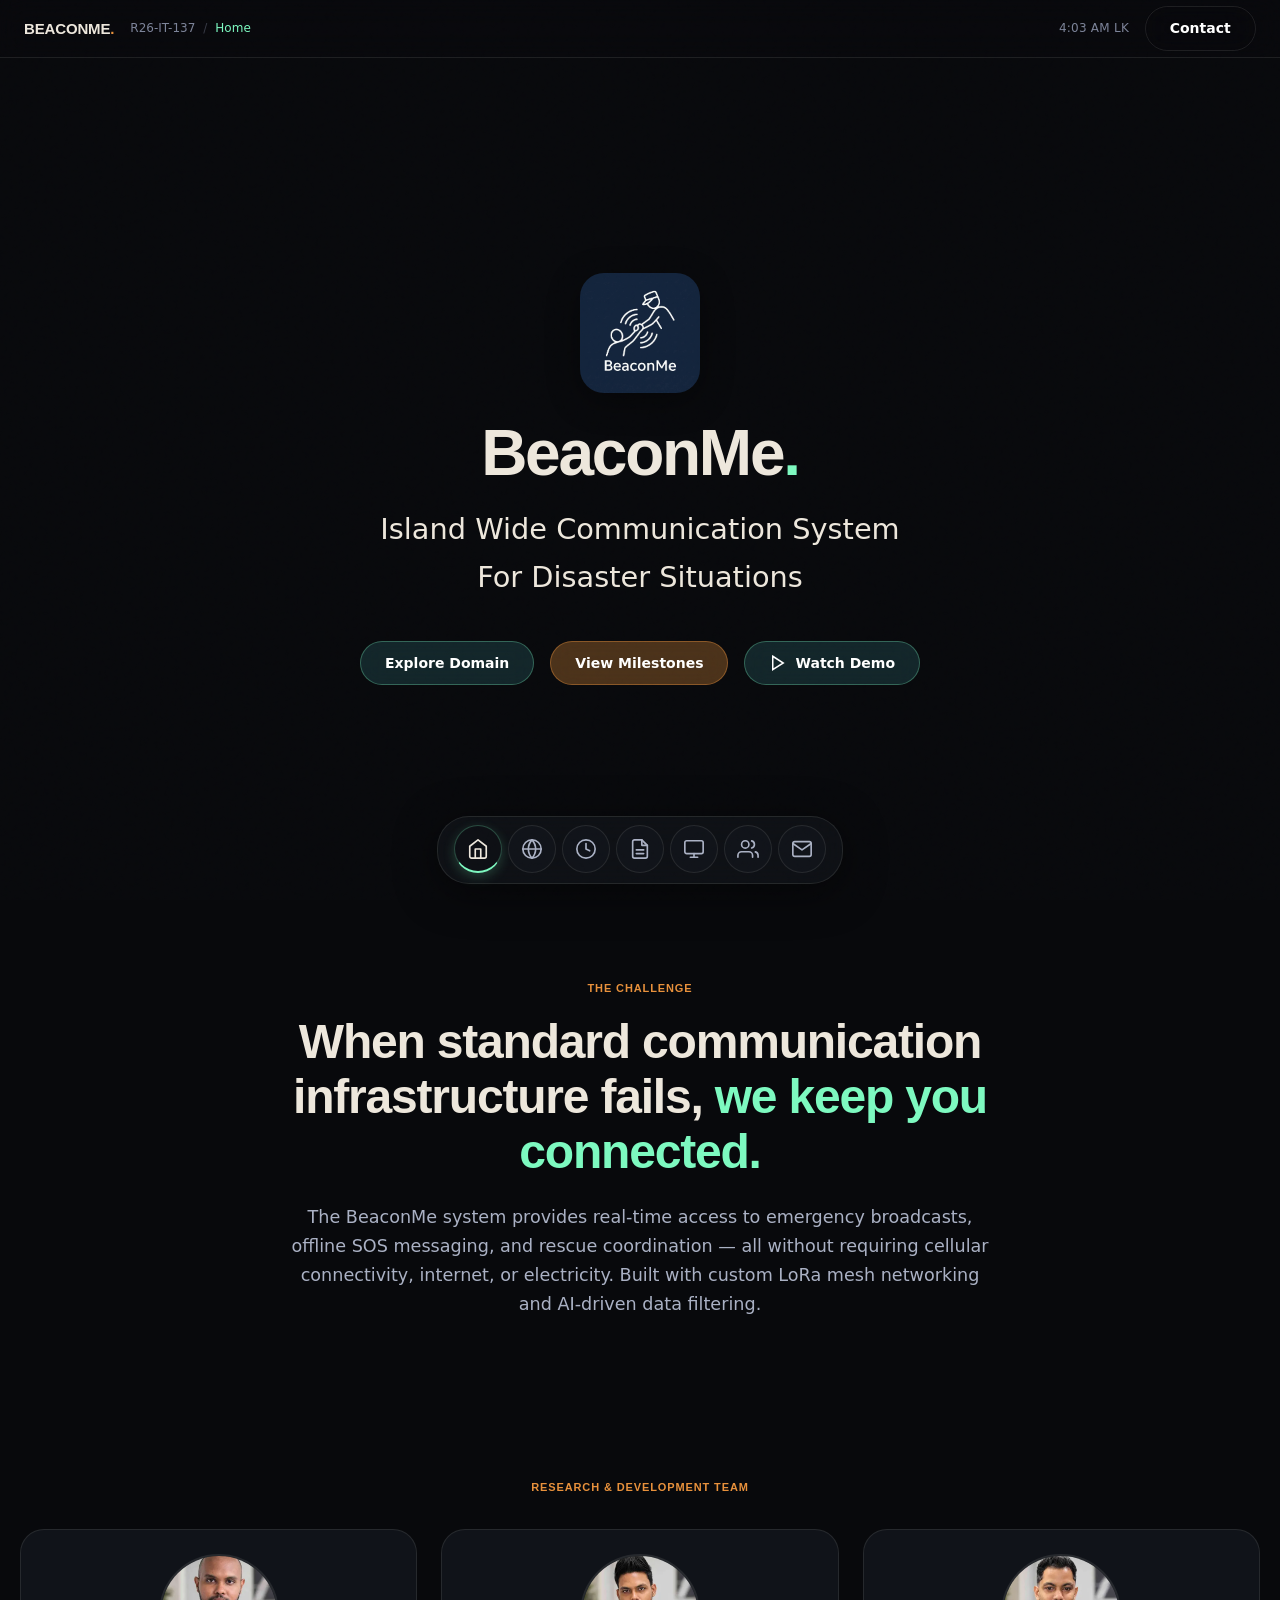
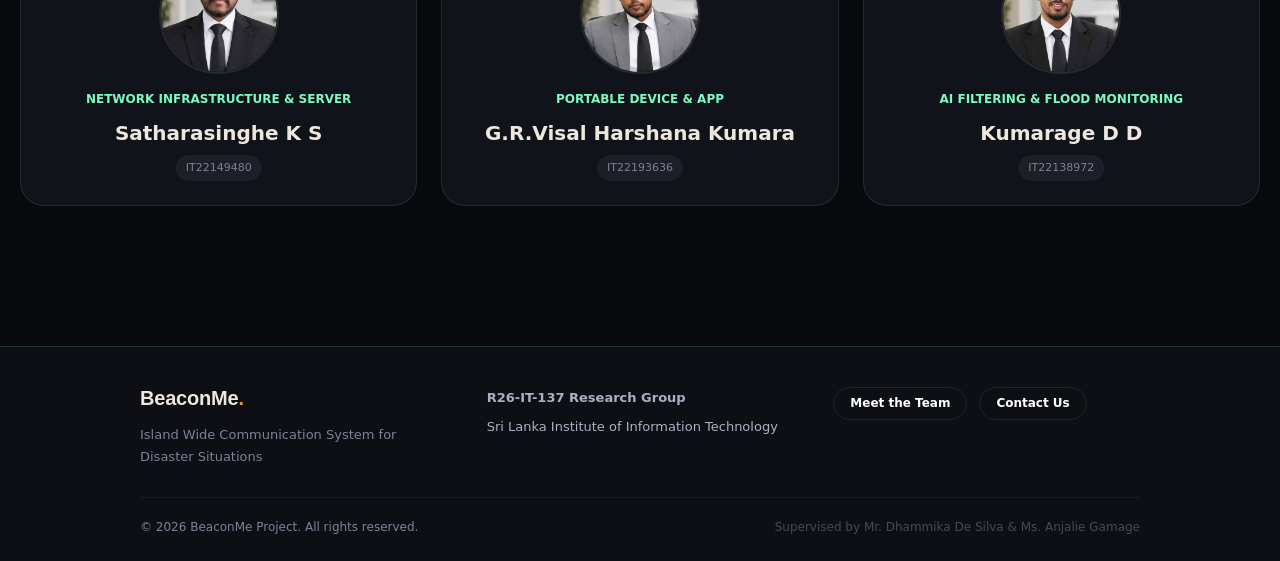
<file: index.html>
<!DOCTYPE html>
<html lang="en">
<head>
    <meta charset="UTF-8">
    <meta name="viewport" content="width=device-width, initial-scale=1.0">
    <title>BeaconMe — Island Wide Communication System | R26-IT-137</title>
    <meta name="description" content="A portable emergency communication system using LoRa mesh networking for disaster situations when traditional networks fail.">
    <link rel="stylesheet" href="assets/css/style.css">
    <link rel="icon" href="data:image/svg+xml,<svg xmlns=%22http://www.w3.org/2000/svg%22 viewBox=%220 0 100 100%22><text y=%22.9em%22 font-size=%2290%22>📡</text></svg>">
</head>
<body>
    <a href="#main-content" class="sr-only">Skip to content</a>

    <!-- Top Menu Bar -->
    <header class="menu-bar">
        <div class="menu-left">
            <a href="index.html" class="wordmark">BEACONME<span class="dot">.</span></a>
            <div class="breadcrumbs">
                <span>R26-IT-137</span>
                <span style="opacity:0.4">/</span>
                <span class="text-mint">Home</span>
            </div>
        </div>
        <div class="menu-right">
            <div class="clock" id="nav-clock"></div>
            <a href="contact.html" class="pill-button outline">Contact</a>
        </div>
    </header>

    <main id="main-content">
        <!-- Hero Section -->
        <section class="hero-section" style="min-height: 100vh; display: flex; flex-direction: column; align-items: center; justify-content: center;">
            <div class="hero-bg">
                <div class="slide" style="background-image: url('assets/images/b1_slide_show_image.webp');"></div>
                <div class="slide" style="background-image: url('assets/images/b2_slide_show_image.webp');"></div>
                <div class="slide" style="background-image: url('assets/images/b3_slide_show_image.webp');"></div>
                <div class="slide" style="background-image: url('assets/images/b4_slide_show_image.webp');"></div>
                <div class="slide" style="background-image: url('assets/images/b5_slide_show_image.webp');"></div>
            </div>
            <img src="assets/images/BeaconME logo.webp" alt="BeaconMe Logo" class="hero-product-logo" width="120" height="120" data-rev="0">
            <h1 data-rev="100" style="margin-bottom: 16px;">BeaconMe<span class="text-mint">.</span></h1>
            <p data-rev="200" style="font-size: clamp(1.2rem, 3vw, 1.8rem); max-width: 700px; margin: 0 auto 40px; color: var(--ink);">
                Island Wide Communication System<br>For Disaster Situations
            </p>
            
            <div style="display:flex;gap:16px;justify-content:center;flex-wrap:wrap;" data-rev="300">
                <a href="domain.html" class="pill-button teal">Explore Domain</a>
                <a href="milestones.html" class="pill-button orange">View Milestones</a>
                <a href="https://mysliit-my.sharepoint.com/:v:/g/personal/it22138972_my_sliit_lk/IQDQqWbIT4ENQoYl6rH7RmaaAeXqczxnil1qsLXK1r7zzwM?nav=eyJyZWZlcnJhbEluZm8iOnsicmVmZXJyYWxBcHAiOiJPbmVEcml2ZUZvckJ1c2luZXNzIiwicmVmZXJyYWxBcHBQbGF0Zm9ybSI6IldlYiIsInJlZmVycmFsTW9kZSI6InZpZXciLCJyZWZlcnJhbFZpZXciOiJNeUZpbGVzTGlua0NvcHkifX0&e=3SEkO0" target="_blank" rel="noopener noreferrer" class="pill-button">
                    <svg width="18" height="18" viewBox="0 0 24 24" fill="none" stroke="currentColor" stroke-width="2" style="margin-right:8px;"><polygon points="5 3 19 12 5 21 5 3"></polygon></svg> Watch Demo
                </a>
            </div>
        </section>

        <!-- Highlights & Overview -->
        <section class="section-pad container text-center">
            <div class="label" style="margin-bottom:16px;" data-rev="0">The Challenge</div>
            <h2 style="max-width: 800px; margin: 0 auto 24px;" data-rev="50">When standard communication infrastructure fails, <span class="text-mint">we keep you connected.</span></h2>
            <p style="max-width: 700px; margin: 0 auto; font-size: 1.1rem;" data-rev="100">
                The BeaconMe system provides real-time access to emergency broadcasts, offline SOS messaging, and rescue coordination — all without requiring cellular connectivity, internet, or electricity. Built with custom LoRa mesh networking and AI-driven data filtering.
            </p>
        </section>

        <!-- Team Strip -->
        <section class="section-pad container">
            <div class="label" style="margin-bottom:32px; text-align:center;" data-rev="0">Research & Development Team</div>
            <div class="team-grid">
                <a href="about.html" class="team-member-card" data-rev="100">
                    <div class="member-image-wrapper">
                        <img src="assets/images/Satharasinghe.K.S_IT22149480_profilePic.webp" alt="Satharasinghe K S" width="120" height="120" loading="lazy">
                    </div>
                    <div class="role">Network Infrastructure & Server</div>
                    <div class="name">Satharasinghe K S</div>
                    <div class="id-badge">IT22149480</div>
                </a>
                <a href="about.html" class="team-member-card" data-rev="200">
                    <div class="member-image-wrapper">
                        <img src="assets/images/Kumara.G.R.V.H_IT22193636_profilePic.webp" alt="G.R.Visal Harshana Kumara" width="120" height="120" loading="lazy">
                    </div>
                    <div class="role">Portable Device & App</div>
                    <div class="name">G.R.Visal Harshana Kumara</div>
                    <div class="id-badge">IT22193636</div>
                </a>
                <a href="about.html" class="team-member-card" data-rev="300">
                    <div class="member-image-wrapper">
                        <img src="assets/images/Kumarage.D.D_IT22138972_profilePic.webp" alt="Kumarage D D" width="120" height="120" loading="lazy">
                    </div>
                    <div class="role">AI Filtering & Flood Monitoring</div>
                    <div class="name">Kumarage D D</div>
                    <div class="id-badge">IT22138972</div>
                </a>
            </div>
        </section>

        <footer class="site-footer">
            <div class="footer-content">
                <div class="footer-brand">
                    <a href="index.html" class="wordmark" style="font-size:20px;">BeaconMe<span class="dot">.</span></a>
                    <p>Island Wide Communication System for Disaster Situations</p>
                </div>
                <div class="footer-links">
                    <p><strong>R26-IT-137 Research Group</strong></p>
                    <p>Sri Lanka Institute of Information Technology</p>
                </div>
                <div class="footer-actions">
                    <a href="about.html" class="pill-button outline" style="padding: 6px 16px; font-size: 12px;">Meet the Team</a>
                    <a href="contact.html" class="pill-button outline" style="padding: 6px 16px; font-size: 12px;">Contact Us</a>
                </div>
            </div>
            <div class="footer-bottom">
                <span>© 2026 BeaconMe Project. All rights reserved.</span>
                <span style="opacity: 0.5;">Supervised by Mr. Dhammika De Silva & Ms. Anjalie Gamage</span>
            </div>
        </footer>
    </main>

    <!-- Bottom Dock Navigation -->
    <div class="dock-container">
        <div class="dock" role="toolbar" aria-label="Site navigation">
            <a href="index.html" class="dock-item active" aria-label="Home">
                <div class="dock-icon"><svg viewBox="0 0 24 24"><path d="M3 9l9-7 9 7v11a2 2 0 0 1-2 2H5a2 2 0 0 1-2-2z"/><polyline points="9 22 9 12 15 12 15 22"/></svg></div>
                <div class="dock-tooltip">Home</div>
            </a>
            <a href="domain.html" class="dock-item" aria-label="Domain">
                <div class="dock-icon"><svg viewBox="0 0 24 24"><circle cx="12" cy="12" r="10"/><line x1="2" y1="12" x2="22" y2="12"/><path d="M12 2a15.3 15.3 0 0 1 4 10 15.3 15.3 0 0 1-4 10 15.3 15.3 0 0 1-4-10 15.3 15.3 0 0 1 4-10z"/></svg></div>
                <div class="dock-tooltip">Domain</div>
            </a>
            <a href="milestones.html" class="dock-item" aria-label="Milestones">
                <div class="dock-icon"><svg viewBox="0 0 24 24"><circle cx="12" cy="12" r="10"/><polyline points="12 6 12 12 16 14"/></svg></div>
                <div class="dock-tooltip">Milestones</div>
            </a>
            <a href="documents.html" class="dock-item" aria-label="Documents">
                <div class="dock-icon"><svg viewBox="0 0 24 24"><path d="M14 2H6a2 2 0 0 0-2 2v16a2 2 0 0 0 2 2h12a2 2 0 0 0 2-2V8z"/><polyline points="14 2 14 8 20 8"/><line x1="16" y1="13" x2="8" y2="13"/><line x1="16" y1="17" x2="8" y2="17"/></svg></div>
                <div class="dock-tooltip">Documents</div>
            </a>
            <a href="slides.html" class="dock-item" aria-label="Slides">
                <div class="dock-icon"><svg viewBox="0 0 24 24"><rect x="2" y="3" width="20" height="14" rx="2" ry="2"/><line x1="8" y1="21" x2="16" y2="21"/><line x1="12" y1="17" x2="12" y2="21"/></svg></div>
                <div class="dock-tooltip">Slides</div>
            </a>
            <a href="about.html" class="dock-item" aria-label="About Us">
                <div class="dock-icon"><svg viewBox="0 0 24 24"><path d="M17 21v-2a4 4 0 0 0-4-4H5a4 4 0 0 0-4 4v2"/><circle cx="9" cy="7" r="4"/><path d="M23 21v-2a4 4 0 0 0-3-3.87"/><path d="M16 3.13a4 4 0 0 1 0 7.75"/></svg></div>
                <div class="dock-tooltip">About Us</div>
            </a>
            <a href="contact.html" class="dock-item" aria-label="Contact">
                <div class="dock-icon"><svg viewBox="0 0 24 24"><path d="M4 4h16c1.1 0 2 .9 2 2v12c0 1.1-.9 2-2 2H4c-1.1 0-2-.9-2-2V6c0-1.1.9-2 2-2z"/><polyline points="22,6 12,13 2,6"/></svg></div>
                <div class="dock-tooltip">Contact</div>
            </a>
        </div>
    </div>

    <script src="assets/js/main.js"></script>
</body>
</html>
</file>
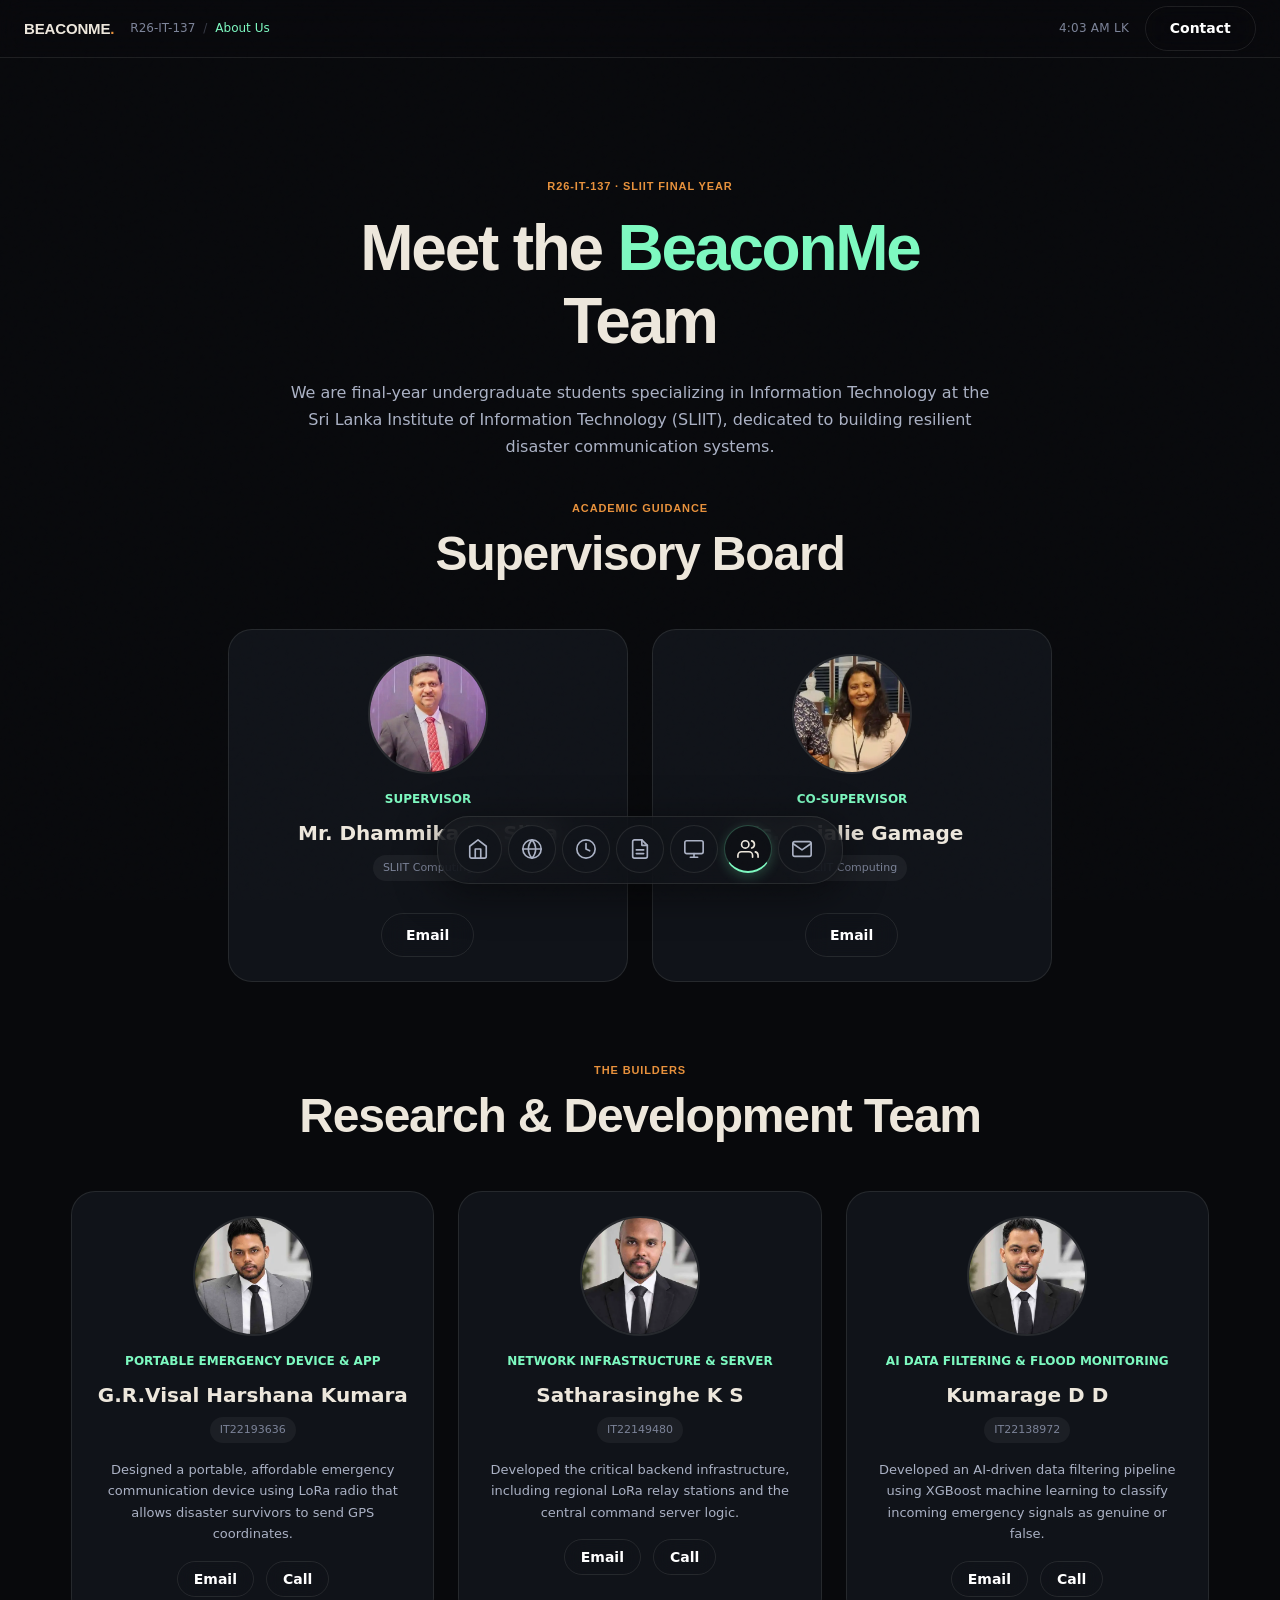
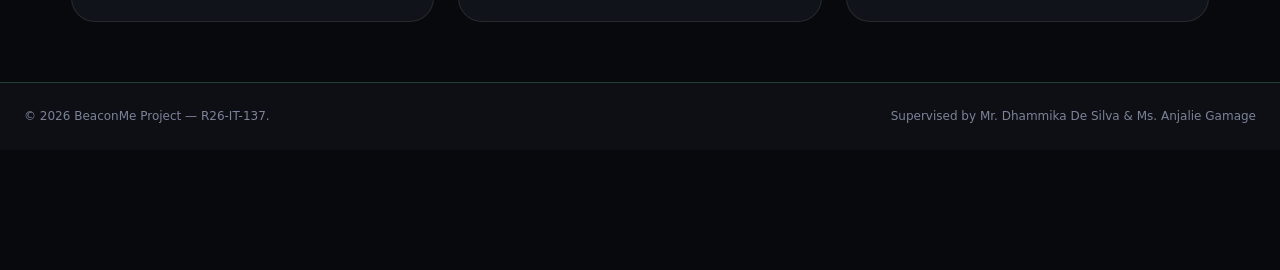
<file: about.html>
<!DOCTYPE html>
<html lang="en">
<head>
    <meta charset="UTF-8">
    <meta name="viewport" content="width=device-width, initial-scale=1.0">
    <title>About Us | BeaconMe — R26-IT-137</title>
    <meta name="description" content="Meet the team behind the BeaconMe emergency communication system research project.">
    <link rel="stylesheet" href="assets/css/style.css">
    <link rel="icon" href="data:image/svg+xml,<svg xmlns=%22http://www.w3.org/2000/svg%22 viewBox=%220 0 100 100%22><text y=%22.9em%22 font-size=%2290%22>📡</text></svg>">
</head>
<body>
    <a href="#main-content" class="sr-only">Skip to content</a>

    <header class="menu-bar">
        <div class="menu-left">
            <a href="index.html" class="wordmark">BEACONME<span class="dot">.</span></a>
            <div class="breadcrumbs"><span>R26-IT-137</span><span style="opacity:0.4">/</span><span class="text-mint">About Us</span></div>
        </div>
        <div class="menu-right">
            <div class="clock" id="nav-clock"></div>
            <a href="contact.html" class="pill-button outline">Contact</a>
        </div>
    </header>

    <main id="main-content" style="padding-top:calc(var(--top-bar) + 40px); padding-bottom:120px;">
        <div class="container section-pad" style="padding-bottom:40px;">
            <div style="text-align:center; max-width:700px; margin:0 auto;" data-rev="0">
                <div class="label" style="margin-bottom:16px;">R26-IT-137 · SLIIT Final Year</div>
                <h1 style="margin-bottom:20px;">Meet the <span class="text-mint">BeaconMe</span> Team</h1>
                <p style="margin-top:20px; color:var(--ink-2); line-height:1.7;">We are final-year undergraduate students specializing in Information Technology at the Sri Lanka Institute of Information Technology (SLIIT), dedicated to building resilient disaster communication systems.</p>
            </div>
        </div>

        <!-- Supervisory Board -->
        <div class="container" style="margin-bottom:80px;">
            <div style="text-align:center; margin-bottom:48px;" data-rev="0">
                <div class="label" style="margin-bottom:8px;">Academic Guidance</div>
                <h2>Supervisory Board</h2>
            </div>

            <div class="team-grid" style="justify-content:center; display:flex; flex-wrap:wrap;">
                <div class="team-member-card" style="width:100%; max-width:400px;" data-rev="100">
                    <div class="member-image-wrapper">
                        <img src="assets/images/Dammika De Silva.webp" alt="Mr. Dhammika De Silva" width="120" height="120" loading="lazy">
                    </div>
                    <div class="role">Supervisor</div>
                    <div class="name">Mr. Dhammika De Silva</div>
                    <div class="id-badge" style="margin-bottom:16px;">SLIIT Computing</div>
                    <div style="margin-top:16px;">
                        <a href="https://mail.google.com/mail/?view=cm&fs=1&to=dhammika.d@sliit.lk" target="_blank" rel="noopener noreferrer" class="pill-button outline">Email</a>
                    </div>
                </div>

                <div class="team-member-card" style="width:100%; max-width:400px;" data-rev="200">
                    <div class="member-image-wrapper">
                        <img src="assets/images/Anjalie Gamage.webp" alt="Ms. Anjalie Gamage" width="120" height="120" loading="lazy">
                    </div>
                    <div class="role">Co-Supervisor</div>
                    <div class="name">Ms. Anjalie Gamage</div>
                    <div class="id-badge" style="margin-bottom:16px;">SLIIT Computing</div>
                    <div style="margin-top:16px;">
                        <a href="https://mail.google.com/mail/?view=cm&fs=1&to=anjalie.g@curtincolombo.lk" target="_blank" rel="noopener noreferrer" class="pill-button outline">Email</a>
                    </div>
                </div>
            </div>
        </div>

        <!-- R&D Team -->
        <div class="container">
            <div style="text-align:center; margin-bottom:48px;" data-rev="0">
                <div class="label" style="margin-bottom:8px;">The Builders</div>
                <h2>Research & Development Team</h2>
            </div>

            <div class="team-grid">
                <div class="team-member-card" data-rev="100">
                    <div class="member-image-wrapper">
                        <img src="assets/images/Kumara.G.R.V.H_IT22193636_profilePic.webp" alt="G.R.Visal Harshana Kumara" width="120" height="120" loading="lazy">
                    </div>
                    <div class="role">Portable Emergency Device & App</div>
                    <div class="name">G.R.Visal Harshana Kumara</div>
                    <div class="id-badge">IT22193636</div>
                    <p style="font-size:13px; margin-top:16px; margin-bottom:16px;">Designed a portable, affordable emergency communication device using LoRa radio that allows disaster survivors to send GPS coordinates.</p>
                    <div style="display:flex; justify-content:center; gap:12px;">
                        <a href="https://mail.google.com/mail/?view=cm&fs=1&to=visalkumara66@gmail.com" target="_blank" rel="noopener noreferrer" class="pill-button outline" style="padding:6px 16px;">Email</a>
                        <a href="tel:0770182215" class="pill-button outline" style="padding:6px 16px;">Call</a>
                    </div>
                </div>

                <div class="team-member-card" data-rev="200">
                    <div class="member-image-wrapper">
                        <img src="assets/images/Satharasinghe.K.S_IT22149480_profilePic.webp" alt="Satharasinghe K S" width="120" height="120" loading="lazy">
                    </div>
                    <div class="role">Network Infrastructure & Server</div>
                    <div class="name">Satharasinghe K S</div>
                    <div class="id-badge">IT22149480</div>
                    <p style="font-size:13px; margin-top:16px; margin-bottom:16px;">Developed the critical backend infrastructure, including regional LoRa relay stations and the central command server logic.</p>
                    <div style="display:flex; justify-content:center; gap:12px;">
                        <a href="https://mail.google.com/mail/?view=cm&fs=1&to=kulminsanjula@gmail.com" target="_blank" rel="noopener noreferrer" class="pill-button outline" style="padding:6px 16px;">Email</a>
                        <a href="tel:0710433200" class="pill-button outline" style="padding:6px 16px;">Call</a>
                    </div>
                </div>

                <div class="team-member-card" data-rev="300">
                    <div class="member-image-wrapper">
                        <img src="assets/images/Kumarage.D.D_IT22138972_profilePic.webp" alt="Kumarage D D" width="120" height="120" loading="lazy">
                    </div>
                    <div class="role">AI Data Filtering & Flood Monitoring</div>
                    <div class="name">Kumarage D D</div>
                    <div class="id-badge">IT22138972</div>
                    <p style="font-size:13px; margin-top:16px; margin-bottom:16px;">Developed an AI-driven data filtering pipeline using XGBoost machine learning to classify incoming emergency signals as genuine or false.</p>
                    <div style="display:flex; justify-content:center; gap:12px;">
                        <a href="https://mail.google.com/mail/?view=cm&fs=1&to=ddkumarage@gmail.com" target="_blank" rel="noopener noreferrer" class="pill-button outline" style="padding:6px 16px;">Email</a>
                        <a href="tel:0718857981" class="pill-button outline" style="padding:6px 16px;">Call</a>
                    </div>
                </div>
            </div>
        </div>
        <footer class="footer-mini">
            <span>© 2026 BeaconMe Project — R26-IT-137.</span>
            <span>Supervised by Mr. Dhammika De Silva & Ms. Anjalie Gamage</span>
        </footer>
    </main>

    <!-- Bottom Dock Navigation -->
    <div class="dock-container">
        <div class="dock" role="toolbar" aria-label="Site navigation">
            <a href="index.html" class="dock-item" aria-label="Home">
                <div class="dock-icon"><svg viewBox="0 0 24 24"><path d="M3 9l9-7 9 7v11a2 2 0 0 1-2 2H5a2 2 0 0 1-2-2z"/><polyline points="9 22 9 12 15 12 15 22"/></svg></div>
                <div class="dock-tooltip">Home</div>
            </a>
            <a href="domain.html" class="dock-item" aria-label="Domain">
                <div class="dock-icon"><svg viewBox="0 0 24 24"><circle cx="12" cy="12" r="10"/><line x1="2" y1="12" x2="22" y2="12"/><path d="M12 2a15.3 15.3 0 0 1 4 10 15.3 15.3 0 0 1-4 10 15.3 15.3 0 0 1-4-10 15.3 15.3 0 0 1 4-10z"/></svg></div>
                <div class="dock-tooltip">Domain</div>
            </a>
            <a href="milestones.html" class="dock-item" aria-label="Milestones">
                <div class="dock-icon"><svg viewBox="0 0 24 24"><circle cx="12" cy="12" r="10"/><polyline points="12 6 12 12 16 14"/></svg></div>
                <div class="dock-tooltip">Milestones</div>
            </a>
            <a href="documents.html" class="dock-item" aria-label="Documents">
                <div class="dock-icon"><svg viewBox="0 0 24 24"><path d="M14 2H6a2 2 0 0 0-2 2v16a2 2 0 0 0 2 2h12a2 2 0 0 0 2-2V8z"/><polyline points="14 2 14 8 20 8"/><line x1="16" y1="13" x2="8" y2="13"/><line x1="16" y1="17" x2="8" y2="17"/></svg></div>
                <div class="dock-tooltip">Documents</div>
            </a>
            <a href="slides.html" class="dock-item" aria-label="Slides">
                <div class="dock-icon"><svg viewBox="0 0 24 24"><rect x="2" y="3" width="20" height="14" rx="2" ry="2"/><line x1="8" y1="21" x2="16" y2="21"/><line x1="12" y1="17" x2="12" y2="21"/></svg></div>
                <div class="dock-tooltip">Slides</div>
            </a>
            <a href="about.html" class="dock-item active" aria-label="About Us">
                <div class="dock-icon"><svg viewBox="0 0 24 24"><path d="M17 21v-2a4 4 0 0 0-4-4H5a4 4 0 0 0-4 4v2"/><circle cx="9" cy="7" r="4"/><path d="M23 21v-2a4 4 0 0 0-3-3.87"/><path d="M16 3.13a4 4 0 0 1 0 7.75"/></svg></div>
                <div class="dock-tooltip">About Us</div>
            </a>
            <a href="contact.html" class="dock-item" aria-label="Contact">
                <div class="dock-icon"><svg viewBox="0 0 24 24"><path d="M4 4h16c1.1 0 2 .9 2 2v12c0 1.1-.9 2-2 2H4c-1.1 0-2-.9-2-2V6c0-1.1.9-2 2-2z"/><polyline points="22,6 12,13 2,6"/></svg></div>
                <div class="dock-tooltip">Contact</div>
            </a>
        </div>
    </div>

    <script src="assets/js/main.js"></script>
</body>
</html>
</file>
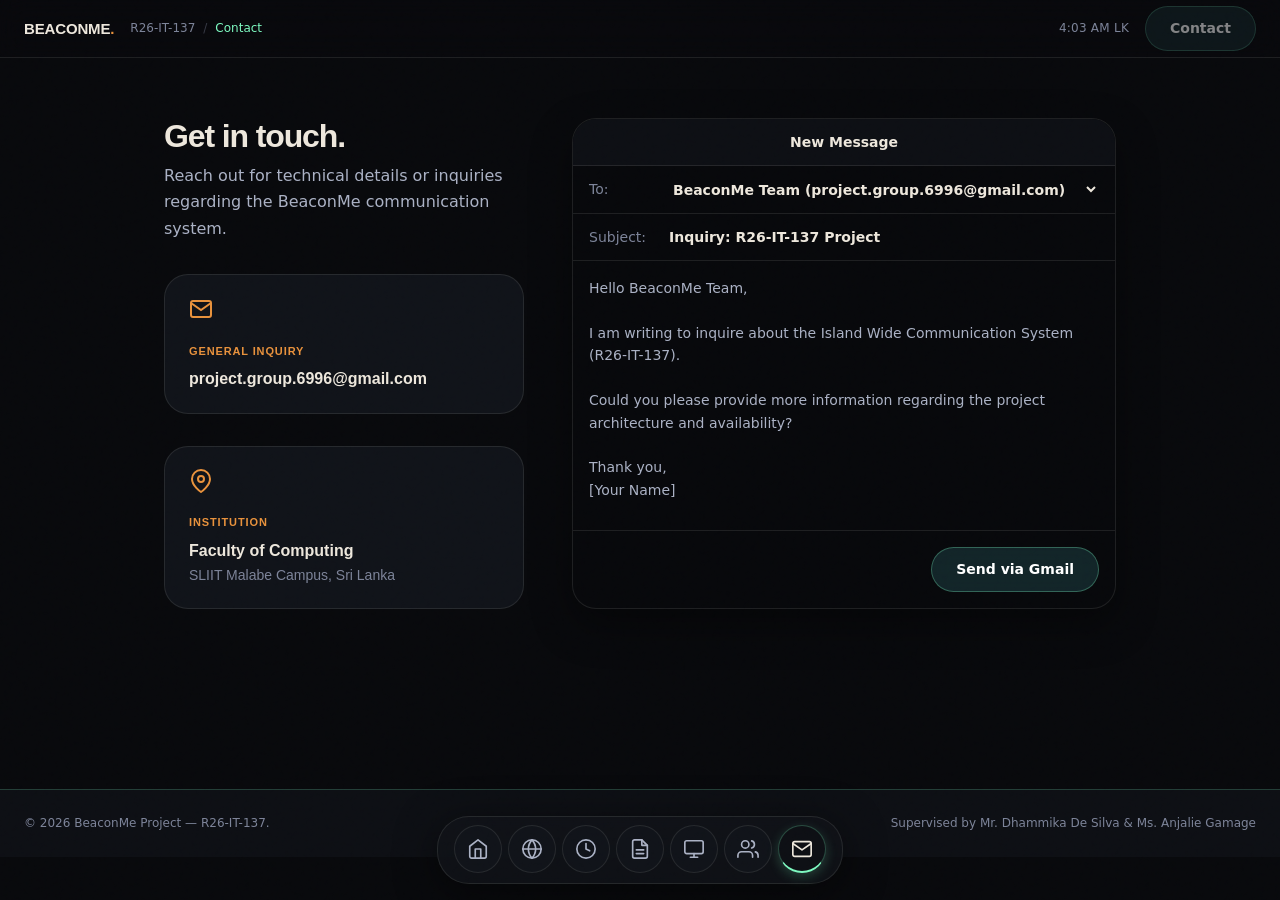
<file: contact.html>
<!DOCTYPE html>
<html lang="en">
<head>
    <meta charset="UTF-8">
    <meta name="viewport" content="width=device-width, initial-scale=1.0">
    <title>Contact Us | BeaconMe — R26-IT-137</title>
    <meta name="description" content="Get in touch with the BeaconMe research team.">
    <link rel="stylesheet" href="assets/css/style.css">
    <link rel="icon" href="data:image/svg+xml,<svg xmlns=%22http://www.w3.org/2000/svg%22 viewBox=%220 0 100 100%22><text y=%22.9em%22 font-size=%2290%22>📡</text></svg>">
    <style>
        .contact-layout {
            padding: 120px 24px;
            max-width: 1000px;
            margin: 0 auto;
            display: grid;
            grid-template-columns: 1fr;
            gap: 48px;
        }

        @media (min-width: 768px) {
            .contact-layout { grid-template-columns: minmax(320px, 360px) 1fr; }
        }

        .contact-info { display: flex; flex-direction: column; gap: 32px; min-width: 0; }

        .info-block {
            background: var(--ground-3);
            padding: 22px 24px;
            border-radius: var(--radius-lg);
            border: 1px solid var(--hairline);
            transition: all 0.25s var(--ease-out);
            overflow: hidden;
            display: block;
            text-decoration: none;
            color: inherit;
        }
        .info-block:hover {
            border-color: rgba(125, 249, 192, 0.35);
            transform: translateY(-2px);
            background: rgba(16, 19, 25, 0.95);
        }

        .info-block svg { width: 24px; height: 24px; color: var(--accent-amber); margin-bottom: 14px; }

        .info-value {
            font-family: var(--font-display);
            font-size: clamp(14px, 1.4vw, 16px);
            font-weight: 600;
            color: var(--ink);
            line-height: 1.4;
            word-break: break-all;
            overflow-wrap: anywhere;
            transition: color 0.2s;
        }
        .info-block:hover .info-value {
            color: var(--accent-mint);
        }

        /* Mail Compose Window */
        .compose-window {
            background: rgba(8,9,12,0.8);
            backdrop-filter: blur(20px);
            -webkit-backdrop-filter: blur(20px);
            border: 1px solid var(--hairline);
            border-radius: var(--radius-lg);
            overflow: hidden;
            box-shadow: 0 16px 40px rgba(0,0,0,0.4);
            display: flex;
            flex-direction: column;
            height: 100%;
            min-height: 400px;
        }

        .compose-header {
            padding: 12px 16px;
            border-bottom: 1px solid var(--hairline);
            background: var(--ground-2);
            display: flex;
            align-items: center;
            justify-content: center; /* Center the text properly */
            position: relative;
        }

        .compose-header .title {
            font-size:14px; font-weight:600; color:var(--ink);
        }

        .compose-field {
            display: flex;
            padding: 12px 16px;
            border-bottom: 1px solid var(--hairline);
            font-size: 14px;
        }

        .compose-label { color: var(--ink-3); width: 80px; }
        .compose-value { color: var(--ink); flex: 1; }

        .compose-body {
            padding: 16px;
            flex: 1;
            font-family: var(--font-body);
            font-size: 14px;
            color: var(--ink-2);
            white-space: pre-wrap;
            line-height: 1.6;
            background: transparent;
            border: none;
            resize: none;
            outline: none;
            width: 100%;
            overflow: hidden;
        }

        .compose-footer {
            padding: 16px;
            display: flex;
            justify-content: flex-end;
            gap: 16px;
            border-top: 1px solid var(--hairline);
        }
    </style>
</head>
<body>
    <a href="#main-content" class="sr-only">Skip to content</a>

    <header class="menu-bar">
        <div class="menu-left">
            <a href="index.html" class="wordmark">BEACONME<span class="dot">.</span></a>
            <div class="breadcrumbs"><span>R26-IT-137</span><span style="opacity:0.4">/</span><span class="text-mint">Contact</span></div>
        </div>
        <div class="menu-right">
            <div class="clock" id="nav-clock"></div>
            <a href="contact.html" class="pill-button" style="opacity:0.5; pointer-events:none;">Contact</a>
        </div>
    </header>

    <main class="contact-layout" id="main-content" style="padding-top:calc(var(--top-bar) + 60px);">
        <div class="contact-info">
            <div data-rev="0">
                <h1 style="font-size:32px; margin-bottom:8px;">Get in touch.</h1>
                <p>Reach out for technical details or inquiries regarding the BeaconMe communication system.</p>
            </div>

            <a href="https://mail.google.com/mail/?view=cm&fs=1&to=project.group.6996@gmail.com" target="_blank" rel="noopener noreferrer" class="info-block" data-rev="60" title="Send email to project.group.6996@gmail.com">
                <svg viewBox="0 0 24 24" fill="none" stroke="currentColor" stroke-width="2"><path d="M4 4h16c1.1 0 2 .9 2 2v12c0 1.1-.9 2-2 2H4c-1.1 0-2-.9-2-2V6c0-1.1.9-2 2-2z"></path><polyline points="22,6 12,13 2,6"></polyline></svg>
                <div class="label" style="margin-bottom:8px;">General Inquiry</div>
                <div class="info-value">project.group.6996@gmail.com</div>
            </a>

            <div class="info-block" data-rev="120" style="cursor:default;">
                <svg viewBox="0 0 24 24" fill="none" stroke="currentColor" stroke-width="2"><path d="M21 10c0 7-9 13-9 13s-9-6-9-13a9 9 0 0 1 18 0z"></path><circle cx="12" cy="10" r="3"></circle></svg>
                <div class="label" style="margin-bottom:8px;">Institution</div>
                <div class="info-value">Faculty of Computing<br><span style="font-size:14px; font-weight:400; color:var(--ink-3); margin-top:4px; display:block;">SLIIT Malabe Campus, Sri Lanka</span></div>
            </div>
        </div>

        <div class="compose-window" data-rev="180">
            <div class="compose-header">
                <div class="title">New Message</div>
            </div>
            <div class="compose-field">
                <span class="compose-label">To:</span>
                <select id="compose-recipient" class="compose-value" style="font-weight:600; color:var(--ink); background:transparent; border:none; outline:none; font-family:inherit; font-size:inherit; width:100%; cursor:pointer;">
                    <option value="project.group.6996@gmail.com" style="background:var(--ground-2); color:var(--ink);">BeaconMe Team (project.group.6996@gmail.com)</option>
                    <option value="dhammika.d@sliit.lk" style="background:var(--ground-2); color:var(--ink);">Mr. Dhammika De Silva - Supervisor (dhammika.d@sliit.lk)</option>
                    <option value="anjalie.g@curtincolombo.lk" style="background:var(--ground-2); color:var(--ink);">Ms. Anjalie Gamage - Co-Supervisor (anjalie.g@curtincolombo.lk)</option>
                    <option value="visalkumara66@gmail.com" style="background:var(--ground-2); color:var(--ink);">G.R.Visal Harshana Kumara (visalkumara66@gmail.com)</option>
                    <option value="kulminsanjula@gmail.com" style="background:var(--ground-2); color:var(--ink);">Satharasinghe K S (kulminsanjula@gmail.com)</option>
                    <option value="ddkumarage@gmail.com" style="background:var(--ground-2); color:var(--ink);">Kumarage D D (ddkumarage@gmail.com)</option>
                </select>
            </div>
            <div class="compose-field">
                <span class="compose-label">Subject:</span>
                <input type="text" id="compose-sub" value="Inquiry: R26-IT-137 Project" class="compose-value" style="font-weight:600; color:var(--ink); background:transparent; border:none; outline:none; font-family:inherit; font-size:inherit; width:100%;">
            </div>
            <textarea class="compose-body" id="compose-msg" placeholder="Type your message here..."></textarea>
            <div class="compose-footer">
                <a href="#" target="_blank" rel="noopener noreferrer" class="pill-button teal" id="send-gmail-btn" style="text-decoration:none;">Send via Gmail</a>
            </div>
        </div>
    </main>
    <footer class="footer-mini">
        <span>© 2026 BeaconMe Project — R26-IT-137.</span>
        <span>Supervised by Mr. Dhammika De Silva &amp; Ms. Anjalie Gamage</span>
    </footer>

    <!-- Bottom Dock Navigation -->
    <div class="dock-container">
        <div class="dock" role="toolbar" aria-label="Site navigation">
            <a href="index.html" class="dock-item" aria-label="Home">
                <div class="dock-icon"><svg viewBox="0 0 24 24"><path d="M3 9l9-7 9 7v11a2 2 0 0 1-2 2H5a2 2 0 0 1-2-2z"/><polyline points="9 22 9 12 15 12 15 22"/></svg></div>
                <div class="dock-tooltip">Home</div>
            </a>
            <a href="domain.html" class="dock-item" aria-label="Domain">
                <div class="dock-icon"><svg viewBox="0 0 24 24"><circle cx="12" cy="12" r="10"/><line x1="2" y1="12" x2="22" y2="12"/><path d="M12 2a15.3 15.3 0 0 1 4 10 15.3 15.3 0 0 1-4 10 15.3 15.3 0 0 1-4-10 15.3 15.3 0 0 1 4-10z"/></svg></div>
                <div class="dock-tooltip">Domain</div>
            </a>
            <a href="milestones.html" class="dock-item" aria-label="Milestones">
                <div class="dock-icon"><svg viewBox="0 0 24 24"><circle cx="12" cy="12" r="10"/><polyline points="12 6 12 12 16 14"/></svg></div>
                <div class="dock-tooltip">Milestones</div>
            </a>
            <a href="documents.html" class="dock-item" aria-label="Documents">
                <div class="dock-icon"><svg viewBox="0 0 24 24"><path d="M14 2H6a2 2 0 0 0-2 2v16a2 2 0 0 0 2 2h12a2 2 0 0 0 2-2V8z"/><polyline points="14 2 14 8 20 8"/><line x1="16" y1="13" x2="8" y2="13"/><line x1="16" y1="17" x2="8" y2="17"/></svg></div>
                <div class="dock-tooltip">Documents</div>
            </a>
            <a href="slides.html" class="dock-item" aria-label="Slides">
                <div class="dock-icon"><svg viewBox="0 0 24 24"><rect x="2" y="3" width="20" height="14" rx="2" ry="2"/><line x1="8" y1="21" x2="16" y2="21"/><line x1="12" y1="17" x2="12" y2="21"/></svg></div>
                <div class="dock-tooltip">Slides</div>
            </a>
            <a href="about.html" class="dock-item" aria-label="About Us">
                <div class="dock-icon"><svg viewBox="0 0 24 24"><path d="M17 21v-2a4 4 0 0 0-4-4H5a4 4 0 0 0-4 4v2"/><circle cx="9" cy="7" r="4"/><path d="M23 21v-2a4 4 0 0 0-3-3.87"/><path d="M16 3.13a4 4 0 0 1 0 7.75"/></svg></div>
                <div class="dock-tooltip">About Us</div>
            </a>
            <a href="contact.html" class="dock-item active" aria-label="Contact">
                <div class="dock-icon"><svg viewBox="0 0 24 24"><path d="M4 4h16c1.1 0 2 .9 2 2v12c0 1.1-.9 2-2 2H4c-1.1 0-2-.9-2-2V6c0-1.1.9-2 2-2z"/><polyline points="22,6 12,13 2,6"/></svg></div>
                <div class="dock-tooltip">Contact</div>
            </a>
        </div>
    </div>

    <script src="assets/js/main.js"></script>
    <script>
        const msgField = document.getElementById('compose-msg');
        const subField = document.getElementById('compose-sub');
        const recipientField = document.getElementById('compose-recipient');
        const sendGmailBtn = document.getElementById('send-gmail-btn');
        
        const templateText = `Hello BeaconMe Team,\n\nI am writing to inquire about the Island Wide Communication System (R26-IT-137).\n\nCould you please provide more information regarding the project architecture and availability?\n\nThank you,\n[Your Name]`;
        
        msgField.value = templateText;

        function updateMailLinks() {
            const recipient = encodeURIComponent(recipientField.value);
            const subject = encodeURIComponent(subField.value);
            const body = encodeURIComponent(msgField.value);

            // Method 1: Gmail Web Compose URL (opens directly in browser tab)
            sendGmailBtn.href = `https://mail.google.com/mail/?view=cm&fs=1&to=${recipient}&su=${subject}&body=${body}`;
        }

        recipientField.addEventListener('change', updateMailLinks);
        msgField.addEventListener('input', updateMailLinks);
        subField.addEventListener('input', updateMailLinks);
        updateMailLinks();
    </script>
</body>
</html>
</file>
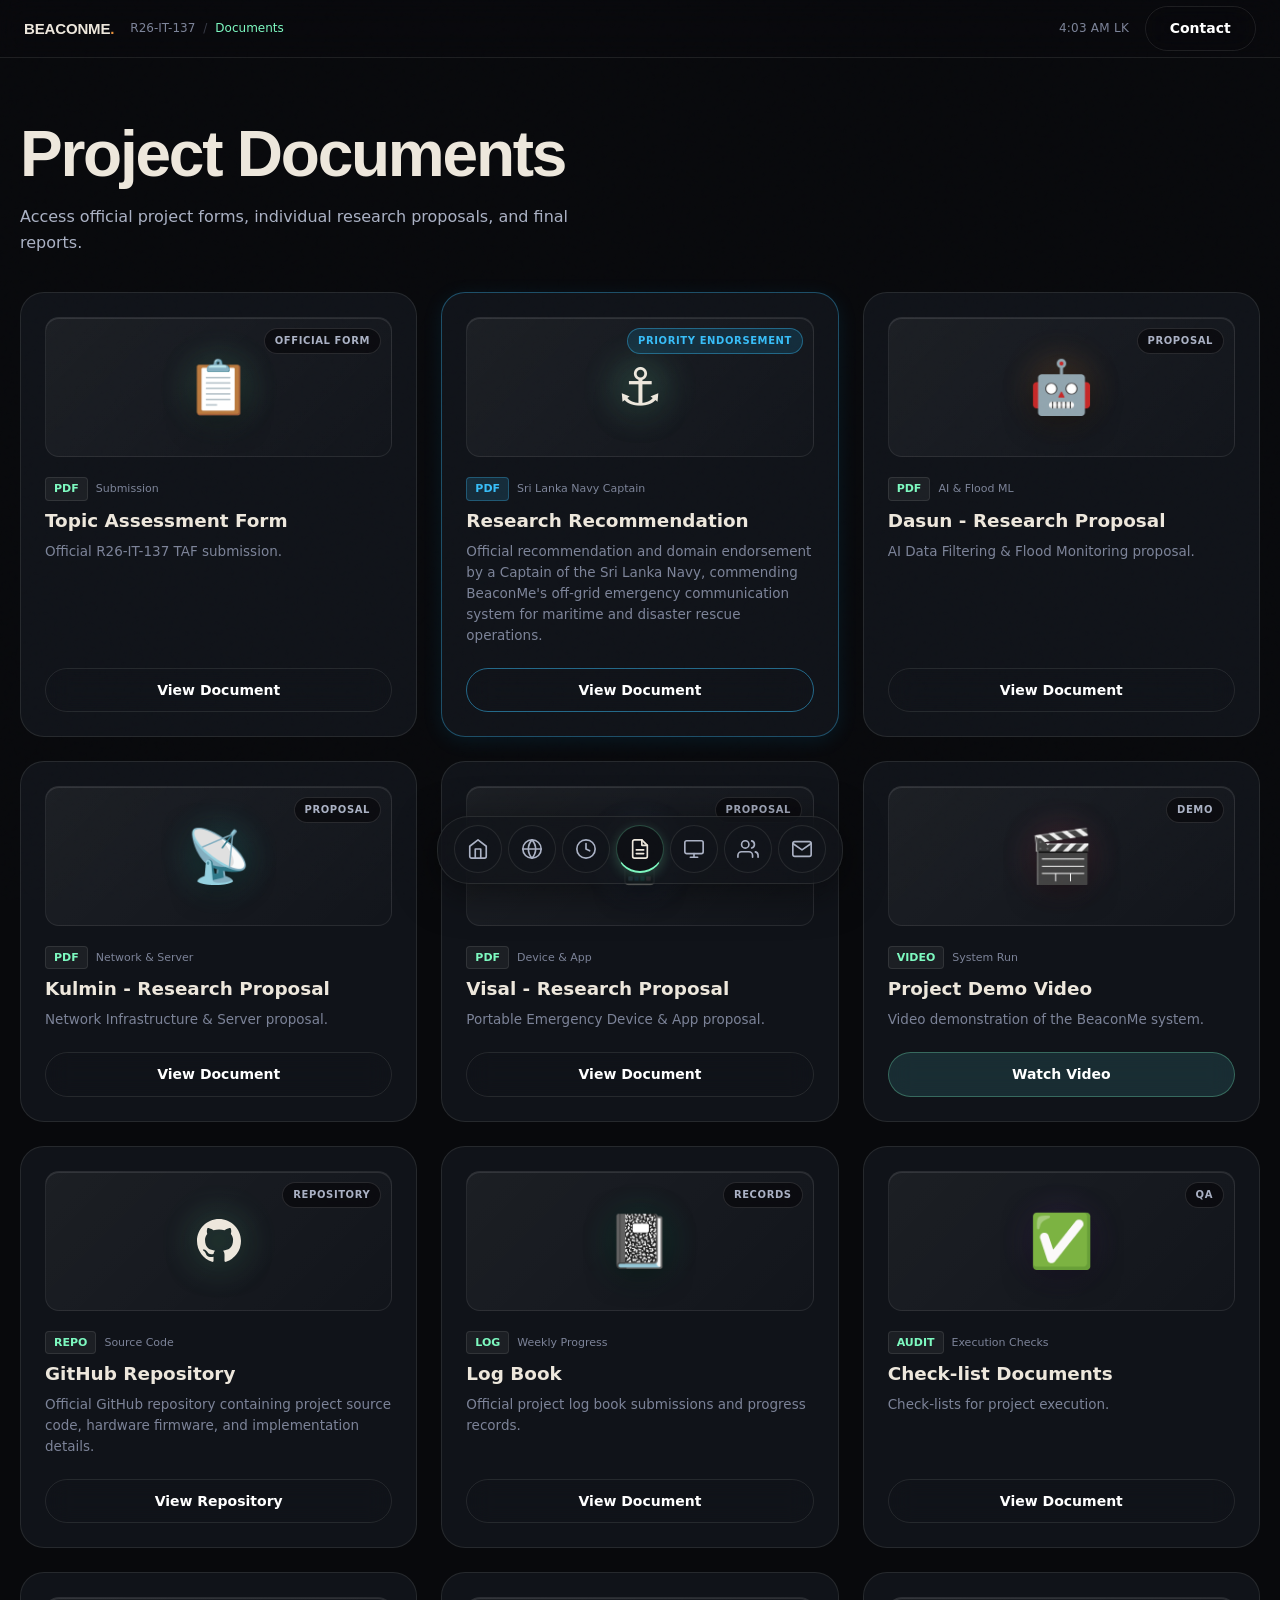
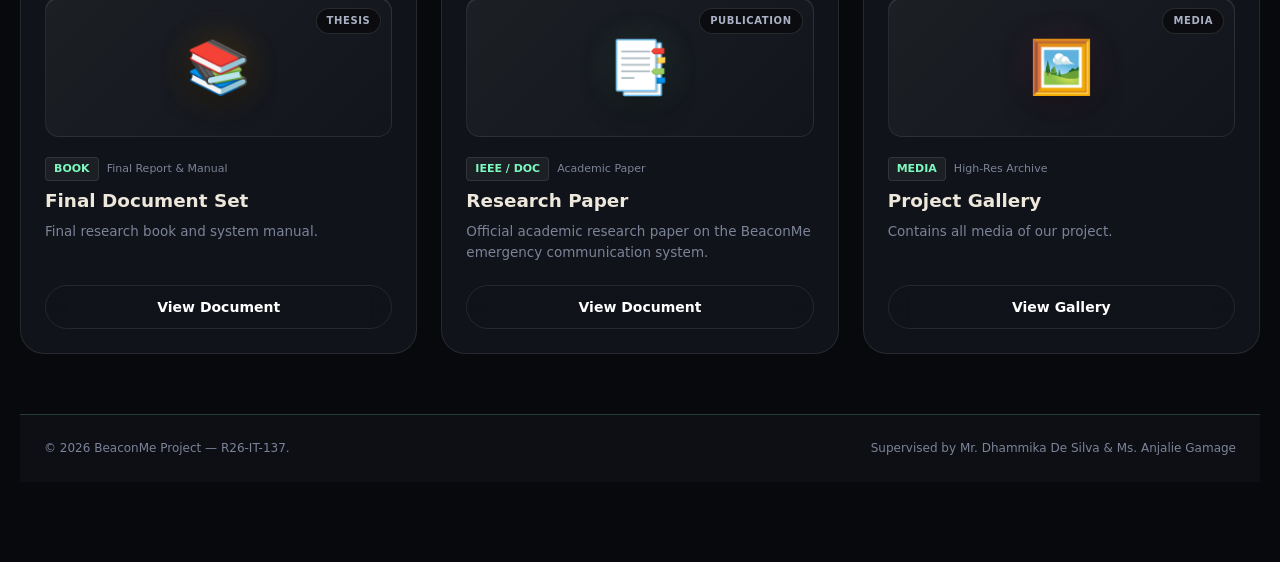
<file: documents.html>
<!DOCTYPE html>
<html lang="en">
<head>
    <meta charset="UTF-8">
    <meta name="viewport" content="width=device-width, initial-scale=1.0">
    <title>Documents | BeaconMe — R26-IT-137</title>
    <meta name="description" content="Official project documents, research proposals, and reports for BeaconMe.">
    <link rel="stylesheet" href="assets/css/style.css">
    <link rel="icon" href="data:image/svg+xml,<svg xmlns=%22http://www.w3.org/2000/svg%22 viewBox=%220 0 100 100%22><text y=%22.9em%22 font-size=%2290%22>📡</text></svg>">
</head>
<body>
    <a href="#main-content" class="sr-only">Skip to content</a>

    <header class="menu-bar">
        <div class="menu-left">
            <a href="index.html" class="wordmark">BEACONME<span class="dot">.</span></a>
            <div class="breadcrumbs"><span>R26-IT-137</span><span style="opacity:0.4">/</span><span class="text-mint">Documents</span></div>
        </div>
        <div class="menu-right">
            <div class="clock" id="nav-clock"></div>
            <a href="contact.html" class="pill-button outline">Contact</a>
        </div>
    </header>

    <main id="main-content" class="container section-pad" style="padding-top:calc(var(--top-bar) + 60px);">
        <div data-rev="0">
            <h1>Project Documents</h1>
            <p style="margin-top:12px;max-width:600px;">Access official project forms, individual research proposals, and final reports.</p>
        </div>

        <div class="doc-grid">
            <div class="doc-card" data-rev="100">
                <div class="doc-thumb thumb-taf">
                    <span class="doc-badge">Official Form</span>
                    <span class="doc-emoji" role="img" aria-label="Assessment Form">📋</span>
                </div>
                <div class="doc-meta">
                    <span class="doc-tag">PDF</span>
                    <span>Submission</span>
                </div>
                <div class="doc-title">Topic Assessment Form</div>
                <div class="doc-desc">Official R26-IT-137 TAF submission.</div>
                <a href="https://mysliit-my.sharepoint.com/:b:/g/personal/it22138972_my_sliit_lk/IQBZeOCqUpFMR4_fL2w9DVpVAXCWPgea0QvmQC8J23mB1n8?e=53CO9M" target="_blank" rel="noopener noreferrer" class="pill-button outline doc-action">View Document</a>
            </div>

            <div class="doc-card" data-rev="150" style="border-color: rgba(56, 189, 248, 0.35); box-shadow: 0 4px 20px rgba(14, 165, 233, 0.1);">
                <div class="doc-thumb thumb-recommendation">
                    <span class="doc-badge" style="color: #38bdf8; border-color: rgba(56, 189, 248, 0.4); background: rgba(14, 165, 233, 0.15);">Priority Endorsement</span>
                    <span class="doc-emoji" role="img" aria-label="Navy Recommendation">⚓</span>
                </div>
                <div class="doc-meta">
                    <span class="doc-tag" style="background: rgba(56, 189, 248, 0.15); color: #38bdf8; border: 1px solid rgba(56, 189, 248, 0.3);">PDF</span>
                    <span>Sri Lanka Navy Captain</span>
                </div>
                <div class="doc-title">Research Recommendation</div>
                <div class="doc-desc">Official recommendation and domain endorsement by a Captain of the Sri Lanka Navy, commending BeaconMe's off-grid emergency communication system for maritime and disaster rescue operations.</div>
                <a href="https://mysliit-my.sharepoint.com/:b:/g/personal/it22138972_my_sliit_lk/IQAF4FU2GVLoSbTtNbzrx7fqAbqOsDgpD1k2mQljkmMa-C8?e=oYkUoj" target="_blank" rel="noopener noreferrer" class="pill-button outline doc-action" style="border-color: rgba(56, 189, 248, 0.5); color: #38bdf8;">View Document</a>
            </div>

            <div class="doc-card" data-rev="200">
                <div class="doc-thumb thumb-proposal-dasun">
                    <span class="doc-badge">Proposal</span>
                    <span class="doc-emoji" role="img" aria-label="Machine Learning Proposal">🤖</span>
                </div>
                <div class="doc-meta">
                    <span class="doc-tag">PDF</span>
                    <span>AI &amp; Flood ML</span>
                </div>
                <div class="doc-title">Dasun - Research Proposal</div>
                <div class="doc-desc">AI Data Filtering & Flood Monitoring proposal.</div>
                <a href="https://mysliit-my.sharepoint.com/:b:/g/personal/it22138972_my_sliit_lk/IQAMcQhXAY4NS6U6QLXEAYFEAWFlKrBl0bK0ISYHJWGgeUg?e=7UKhai" target="_blank" rel="noopener noreferrer" class="pill-button outline doc-action">View Document</a>
            </div>

            <div class="doc-card" data-rev="300">
                <div class="doc-thumb thumb-proposal-kulmin">
                    <span class="doc-badge">Proposal</span>
                    <span class="doc-emoji" role="img" aria-label="Network Infrastructure Proposal">📡</span>
                </div>
                <div class="doc-meta">
                    <span class="doc-tag">PDF</span>
                    <span>Network &amp; Server</span>
                </div>
                <div class="doc-title">Kulmin - Research Proposal</div>
                <div class="doc-desc">Network Infrastructure & Server proposal.</div>
                <a href="https://mysliit-my.sharepoint.com/:b:/g/personal/it22138972_my_sliit_lk/IQDEexJkATyQR7NuL0QoXNloAQdbSTPb-QKispdYvRAkcvw?e=WvhZ5d" target="_blank" rel="noopener noreferrer" class="pill-button outline doc-action">View Document</a>
            </div>

            <div class="doc-card" data-rev="400">
                <div class="doc-thumb thumb-proposal-visal">
                    <span class="doc-badge">Proposal</span>
                    <span class="doc-emoji" role="img" aria-label="Portable Emergency Device Proposal">📱</span>
                </div>
                <div class="doc-meta">
                    <span class="doc-tag">PDF</span>
                    <span>Device &amp; App</span>
                </div>
                <div class="doc-title">Visal - Research Proposal</div>
                <div class="doc-desc">Portable Emergency Device & App proposal.</div>
                <a href="https://mysliit-my.sharepoint.com/:b:/g/personal/it22138972_my_sliit_lk/IQBsbR0cVnT7S7sdDLPZHk9bAbN2rZKhW8Oq8EiHDvhqGBs?e=B2s8TG" target="_blank" rel="noopener noreferrer" class="pill-button outline doc-action">View Document</a>
            </div>

            <div class="doc-card" data-rev="500">
                <div class="doc-thumb thumb-video">
                    <span class="doc-badge">Demo</span>
                    <span class="doc-emoji" role="img" aria-label="Video Demo">🎬</span>
                </div>
                <div class="doc-meta">
                    <span class="doc-tag">VIDEO</span>
                    <span>System Run</span>
                </div>
                <div class="doc-title">Project Demo Video</div>
                <div class="doc-desc">Video demonstration of the BeaconMe system.</div>
                <a href="https://mysliit-my.sharepoint.com/:v:/g/personal/it22138972_my_sliit_lk/IQDQqWbIT4ENQoYl6rH7RmaaAeXqczxnil1qsLXK1r7zzwM?nav=eyJyZWZlcnJhbEluZm8iOnsicmVmZXJyYWxBcHAiOiJPbmVEcml2ZUZvckJ1c2luZXNzIiwicmVmZXJyYWxBcHBQbGF0Zm9ybSI6IldlYiIsInJlZmVycmFsTW9kZSI6InZpZXciLCJyZWZlcnJhbFZpZXciOiJNeUZpbGVzTGlua0NvcHkifX0&e=3SEkO0" target="_blank" rel="noopener noreferrer" class="pill-button teal doc-action">Watch Video</a>
            </div>

            <!-- GitHub Repository / Codebase -->
            <div class="doc-card" data-rev="600">
                <div class="doc-thumb thumb-github">
                    <span class="doc-badge">Repository</span>
                    <span class="doc-emoji" role="img" aria-label="GitHub Repository"><svg width="44" height="44" viewBox="0 0 24 24" fill="currentColor"><path d="M12 0C5.37 0 0 5.37 0 12c0 5.31 3.435 9.795 8.205 11.385.6.105.825-.255.825-.57 0-.285-.015-1.23-.015-2.235-3.015.555-3.795-.735-4.035-1.41-.135-.345-.72-1.41-1.23-1.695-.42-.225-1.02-.78-.015-.795.945-.015 1.62.87 1.845 1.23 1.08 1.815 2.805 1.305 3.495.99.105-.78.42-1.305.765-1.605-2.67-.3-5.46-1.335-5.46-5.925 0-1.305.465-2.385 1.23-3.225-.12-.3-.54-1.53.12-3.18 0 0 1.005-.315 3.3 1.23.96-.27 1.98-.405 3-.405s2.04.135 3 .405c2.295-1.56 3.3-1.23 3.3-1.23.66 1.65.24 2.88.12 3.18.765.84 1.23 1.905 1.23 3.225 0 4.605-2.805 5.625-5.475 5.925.435.375.81 1.095.81 2.22 0 1.605-.015 2.895-.015 3.3 0 .315.225.69.825.57A12.02 12.02 0 0 0 24 12c0-6.63-5.37-12-12-12z"/></svg></span>
                </div>
                <div class="doc-meta">
                    <span class="doc-tag">REPO</span>
                    <span>Source Code</span>
                </div>
                <div class="doc-title">GitHub Repository</div>
                <div class="doc-desc">Official GitHub repository containing project source code, hardware firmware, and implementation details.</div>
                <a href="https://github.com/SatharasingheKS/R26-IT-137" target="_blank" rel="noopener noreferrer" class="pill-button outline doc-action">View Repository</a>
            </div>

            <div class="doc-card" data-rev="650">
                <div class="doc-thumb thumb-logbook">
                    <span class="doc-badge">Records</span>
                    <span class="doc-emoji" role="img" aria-label="Log Book">📓</span>
                </div>
                <div class="doc-meta">
                    <span class="doc-tag">LOG</span>
                    <span>Weekly Progress</span>
                </div>
                <div class="doc-title">Log Book</div>
                <div class="doc-desc">Official project log book submissions and progress records.</div>
                <a href="https://mysliit-my.sharepoint.com/:f:/g/personal/it22138972_my_sliit_lk/IgCn-7mH_gneRJlBeiBs3cybAdimi8H9NsHXhChjGtZTRNw?e=QDjyk2" target="_blank" rel="noopener noreferrer" class="pill-button outline doc-action">View Document</a>
            </div>

            <div class="doc-card" data-rev="700">
                <div class="doc-thumb thumb-checklist">
                    <span class="doc-badge">QA</span>
                    <span class="doc-emoji" role="img" aria-label="Checklist">✅</span>
                </div>
                <div class="doc-meta">
                    <span class="doc-tag">AUDIT</span>
                    <span>Execution Checks</span>
                </div>
                <div class="doc-title">Check-list Documents</div>
                <div class="doc-desc">Check-lists for project execution.</div>
                <a href="https://mysliit-my.sharepoint.com/:f:/g/personal/it22138972_my_sliit_lk/IgAYIaWnOF02QYrheDOKMrn7AfCrKPuG5TGC1Ct8504t5qc?e=haZwEq" target="_blank" rel="noopener noreferrer" class="pill-button outline doc-action">View Document</a>
            </div>

            <div class="doc-card" data-rev="800">
                <div class="doc-thumb thumb-final">
                    <span class="doc-badge">Thesis</span>
                    <span class="doc-emoji" role="img" aria-label="Final Book">📚</span>
                </div>
                <div class="doc-meta">
                    <span class="doc-tag">BOOK</span>
                    <span>Final Report &amp; Manual</span>
                </div>
                <div class="doc-title">Final Document Set</div>
                <div class="doc-desc">Final research book and system manual.</div>
                <a href="https://mysliit-my.sharepoint.com/:f:/g/personal/it22138972_my_sliit_lk/IgAprzVxdaoJRY72FE0dOmZZAVGPudPCsrjR3Hr25t3W6uc?e=Eddpj7" target="_blank" rel="noopener noreferrer" class="pill-button outline doc-action">View Document</a>
            </div>

            <div class="doc-card" data-rev="850">
                <div class="doc-thumb thumb-paper">
                    <span class="doc-badge">Publication</span>
                    <span class="doc-emoji" role="img" aria-label="Research Paper">📑</span>
                </div>
                <div class="doc-meta">
                    <span class="doc-tag">IEEE / DOC</span>
                    <span>Academic Paper</span>
                </div>
                <div class="doc-title">Research Paper</div>
                <div class="doc-desc">Official academic research paper on the BeaconMe emergency communication system.</div>
                <a href="https://mysliit-my.sharepoint.com/:f:/g/personal/it22138972_my_sliit_lk/IgAJhC9U1eYBRr8SUsIuljoWAYwe_oYKV5mhkKAcRGAU8Qk?e=fRidp8" target="_blank" rel="noopener noreferrer" class="pill-button outline doc-action">View Document</a>
            </div>
            
            <div class="doc-card" data-rev="900">
                <div class="doc-thumb thumb-gallery">
                    <span class="doc-badge">Media</span>
                    <span class="doc-emoji" role="img" aria-label="Project Gallery">🖼️</span>
                </div>
                <div class="doc-meta">
                    <span class="doc-tag">MEDIA</span>
                    <span>High-Res Archive</span>
                </div>
                <div class="doc-title">Project Gallery</div>
                <div class="doc-desc">Contains all media of our project.</div>
                <a href="https://mysliit-my.sharepoint.com/:f:/g/personal/it22138972_my_sliit_lk/IgDEqwTSbNyrTZ7j5JtVWA2DAZd58Y8Cui5PoEtlx3TovmU?e=2OYgxE" target="_blank" rel="noopener noreferrer" class="pill-button outline doc-action">View Gallery</a>
            </div>
        </div>
        <footer class="footer-mini">
            <span>© 2026 BeaconMe Project — R26-IT-137.</span>
            <span>Supervised by Mr. Dhammika De Silva & Ms. Anjalie Gamage</span>
        </footer>
    </main>

    <!-- Bottom Dock Navigation -->
    <div class="dock-container">
        <div class="dock" role="toolbar" aria-label="Site navigation">
            <a href="index.html" class="dock-item" aria-label="Home">
                <div class="dock-icon"><svg viewBox="0 0 24 24"><path d="M3 9l9-7 9 7v11a2 2 0 0 1-2 2H5a2 2 0 0 1-2-2z"/><polyline points="9 22 9 12 15 12 15 22"/></svg></div>
                <div class="dock-tooltip">Home</div>
            </a>
            <a href="domain.html" class="dock-item" aria-label="Domain">
                <div class="dock-icon"><svg viewBox="0 0 24 24"><circle cx="12" cy="12" r="10"/><line x1="2" y1="12" x2="22" y2="12"/><path d="M12 2a15.3 15.3 0 0 1 4 10 15.3 15.3 0 0 1-4 10 15.3 15.3 0 0 1-4-10 15.3 15.3 0 0 1 4-10z"/></svg></div>
                <div class="dock-tooltip">Domain</div>
            </a>
            <a href="milestones.html" class="dock-item" aria-label="Milestones">
                <div class="dock-icon"><svg viewBox="0 0 24 24"><circle cx="12" cy="12" r="10"/><polyline points="12 6 12 12 16 14"/></svg></div>
                <div class="dock-tooltip">Milestones</div>
            </a>
            <a href="documents.html" class="dock-item active" aria-label="Documents">
                <div class="dock-icon"><svg viewBox="0 0 24 24"><path d="M14 2H6a2 2 0 0 0-2 2v16a2 2 0 0 0 2 2h12a2 2 0 0 0 2-2V8z"/><polyline points="14 2 14 8 20 8"/><line x1="16" y1="13" x2="8" y2="13"/><line x1="16" y1="17" x2="8" y2="17"/></svg></div>
                <div class="dock-tooltip">Documents</div>
            </a>
            <a href="slides.html" class="dock-item" aria-label="Slides">
                <div class="dock-icon"><svg viewBox="0 0 24 24"><rect x="2" y="3" width="20" height="14" rx="2" ry="2"/><line x1="8" y1="21" x2="16" y2="21"/><line x1="12" y1="17" x2="12" y2="21"/></svg></div>
                <div class="dock-tooltip">Slides</div>
            </a>
            <a href="about.html" class="dock-item" aria-label="About Us">
                <div class="dock-icon"><svg viewBox="0 0 24 24"><path d="M17 21v-2a4 4 0 0 0-4-4H5a4 4 0 0 0-4 4v2"/><circle cx="9" cy="7" r="4"/><path d="M23 21v-2a4 4 0 0 0-3-3.87"/><path d="M16 3.13a4 4 0 0 1 0 7.75"/></svg></div>
                <div class="dock-tooltip">About Us</div>
            </a>
            <a href="contact.html" class="dock-item" aria-label="Contact">
                <div class="dock-icon"><svg viewBox="0 0 24 24"><path d="M4 4h16c1.1 0 2 .9 2 2v12c0 1.1-.9 2-2 2H4c-1.1 0-2-.9-2-2V6c0-1.1.9-2 2-2z"/><polyline points="22,6 12,13 2,6"/></svg></div>
                <div class="dock-tooltip">Contact</div>
            </a>
        </div>
    </div>

    <script src="assets/js/main.js"></script>
</body>
</html>
</file>
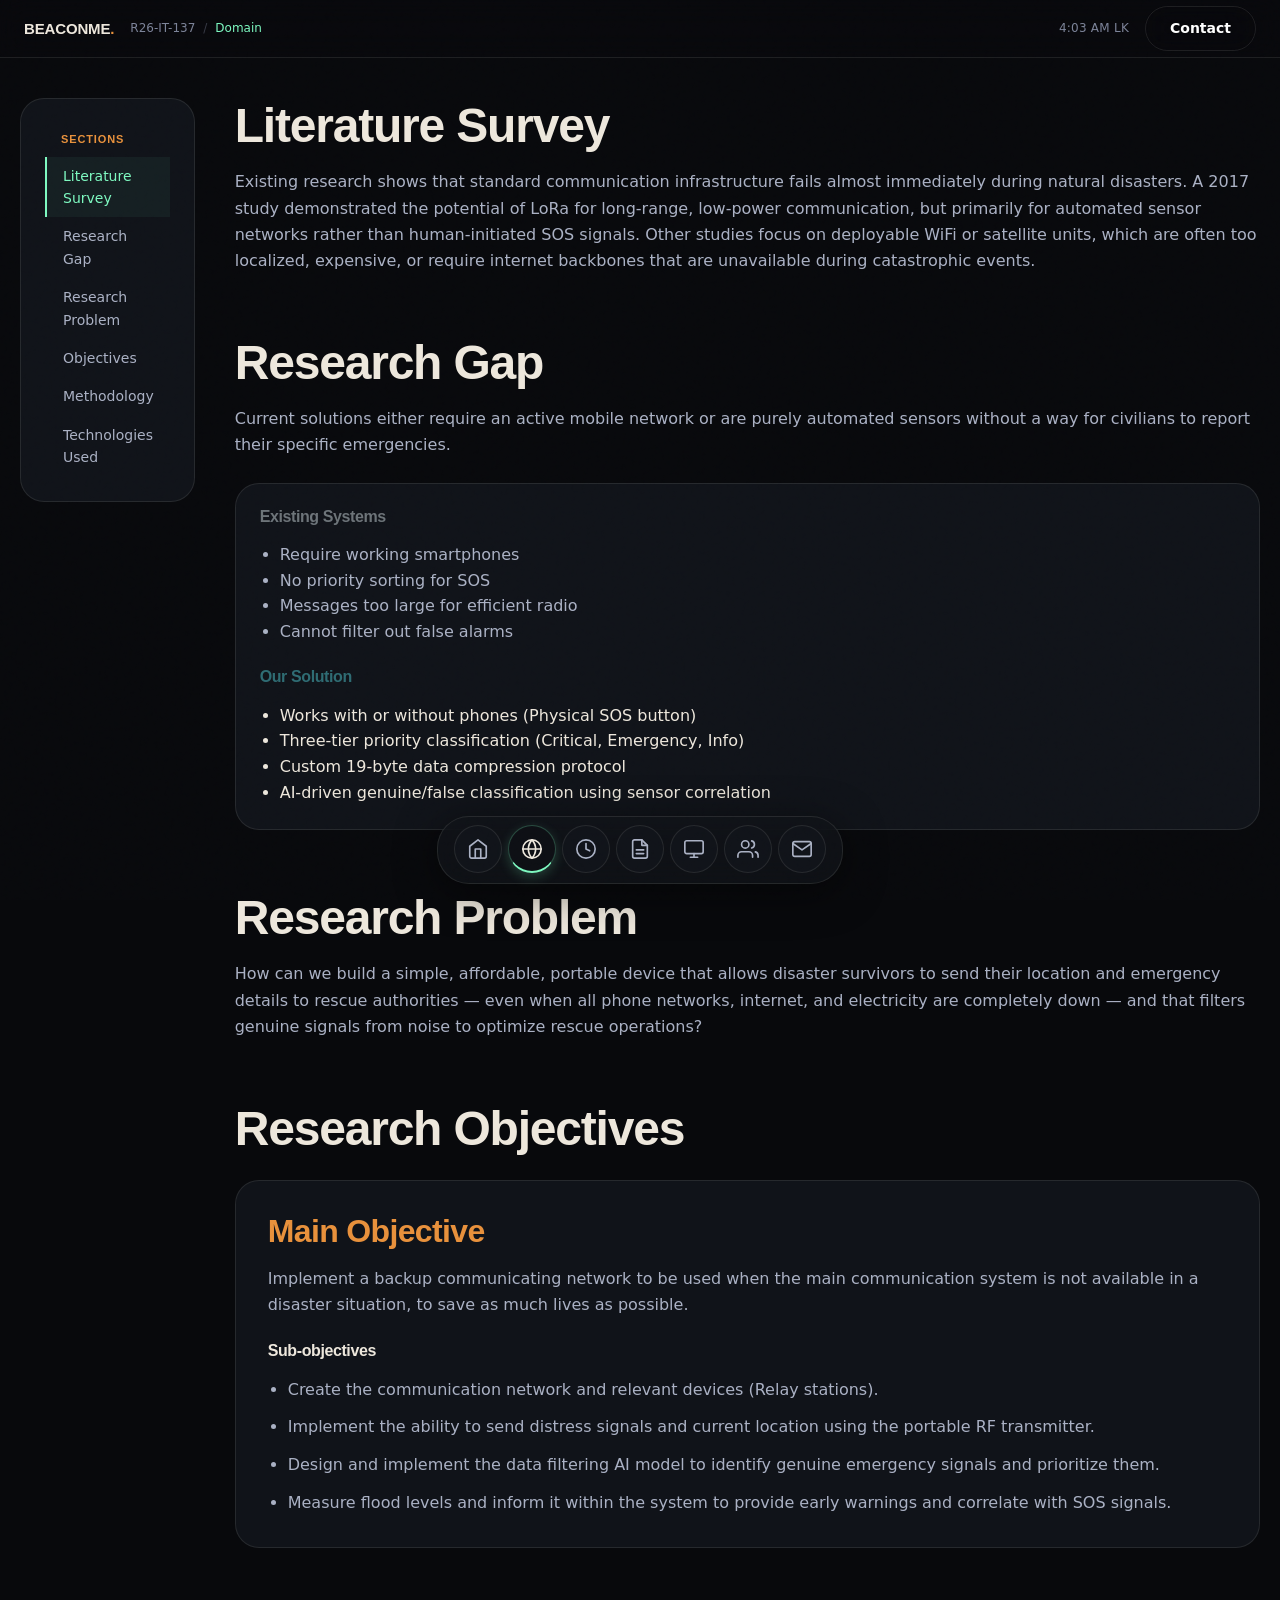
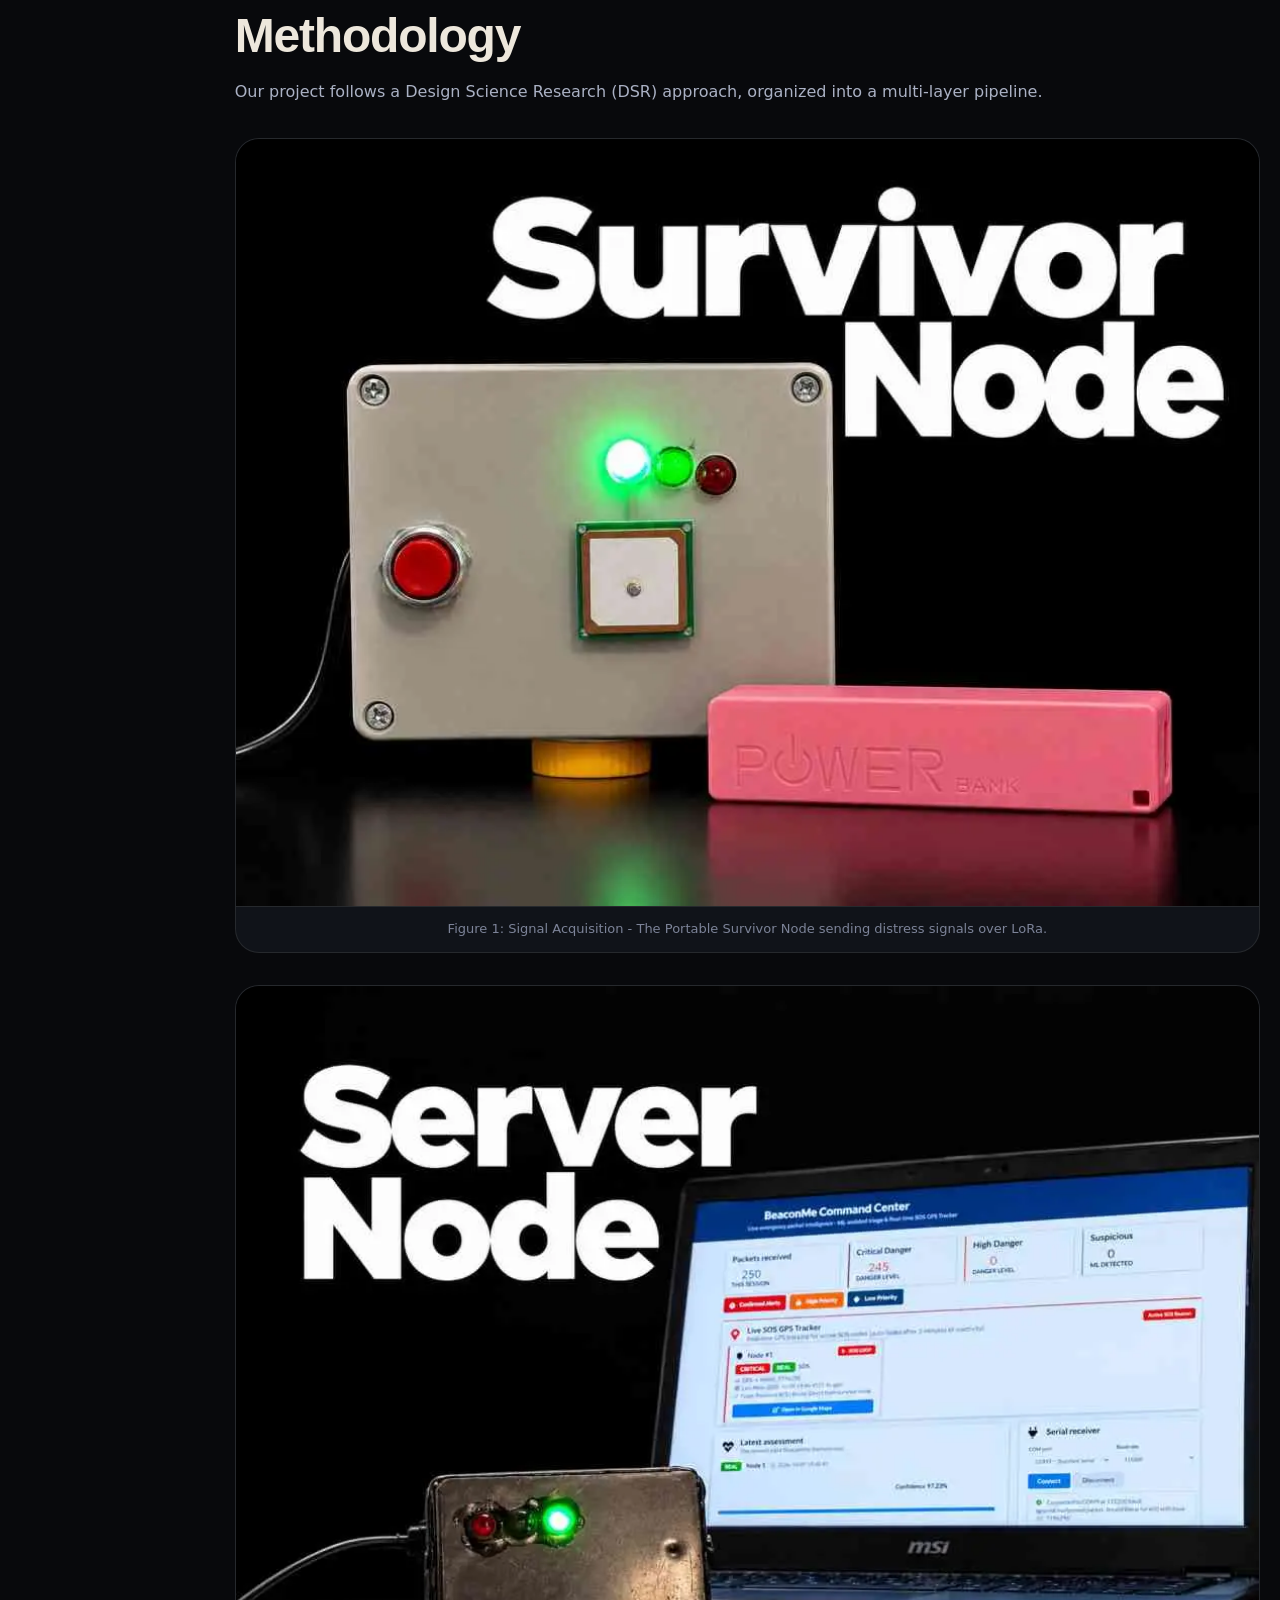
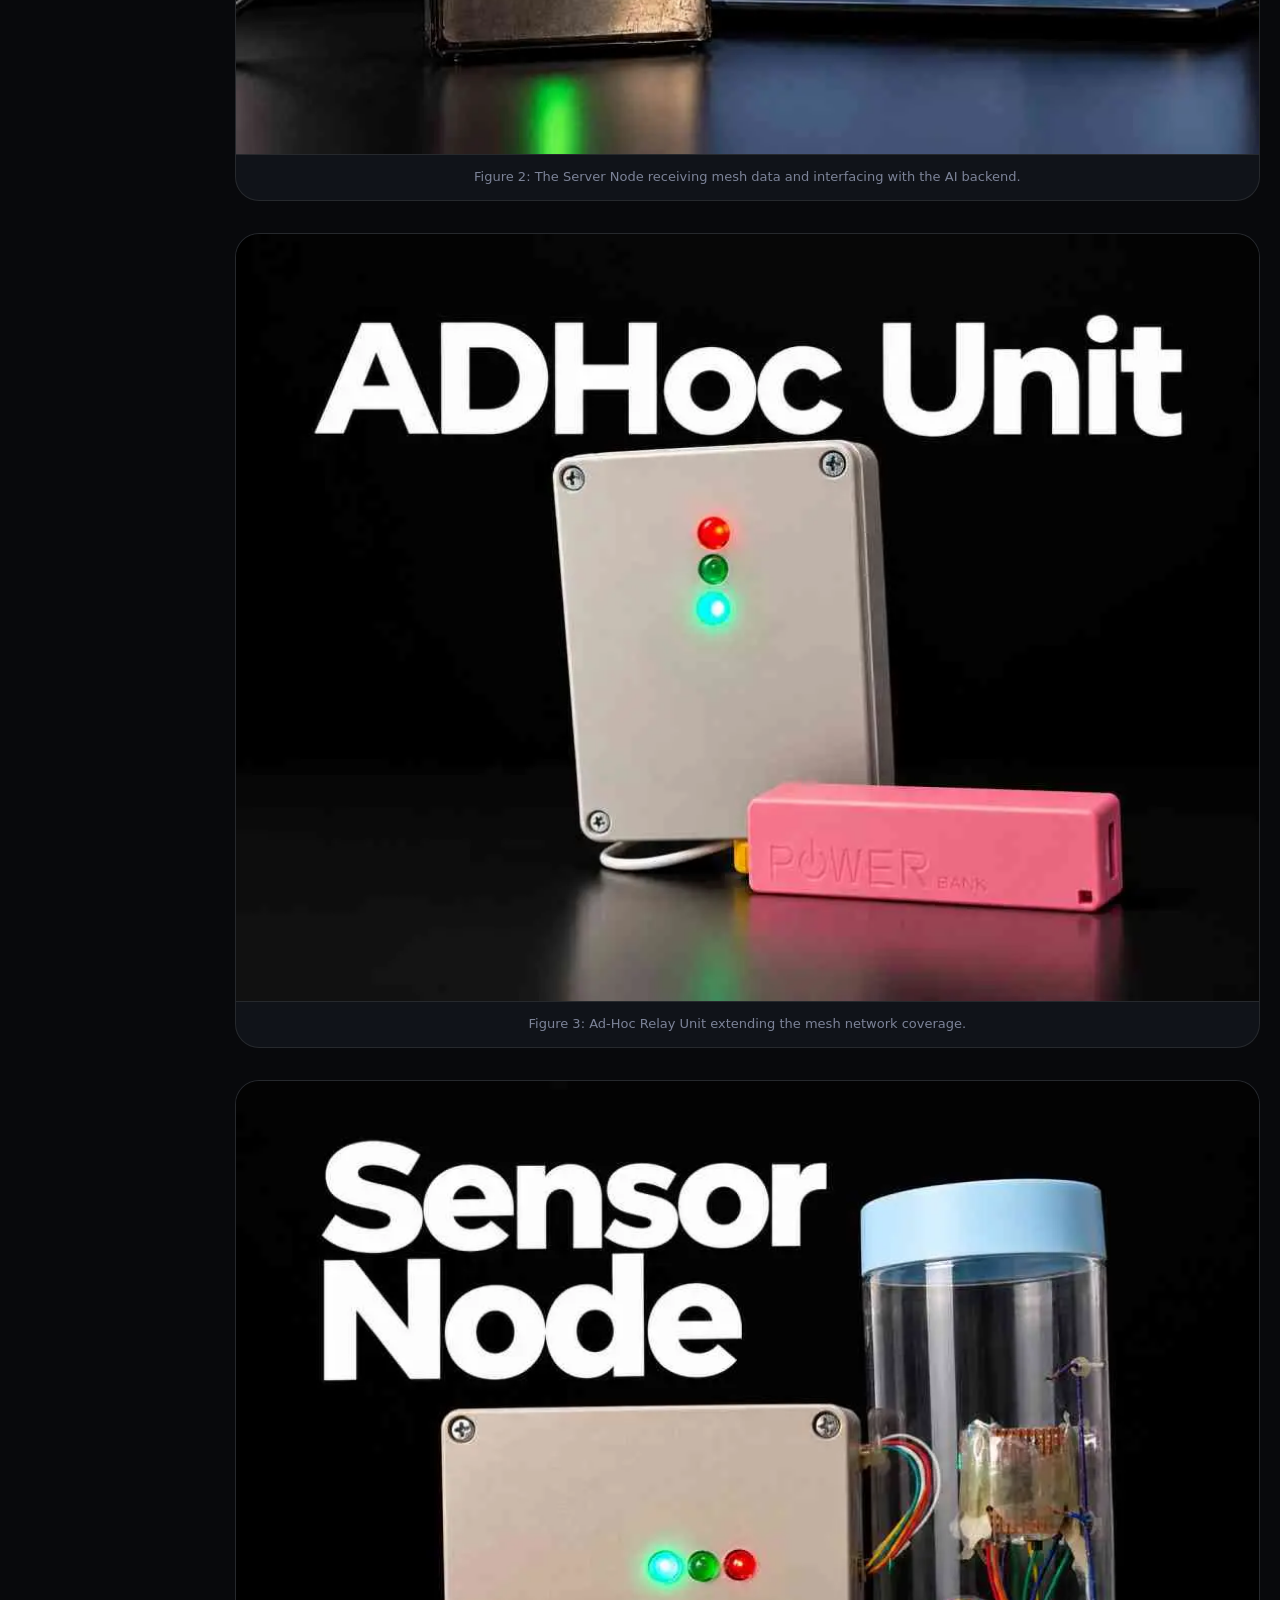
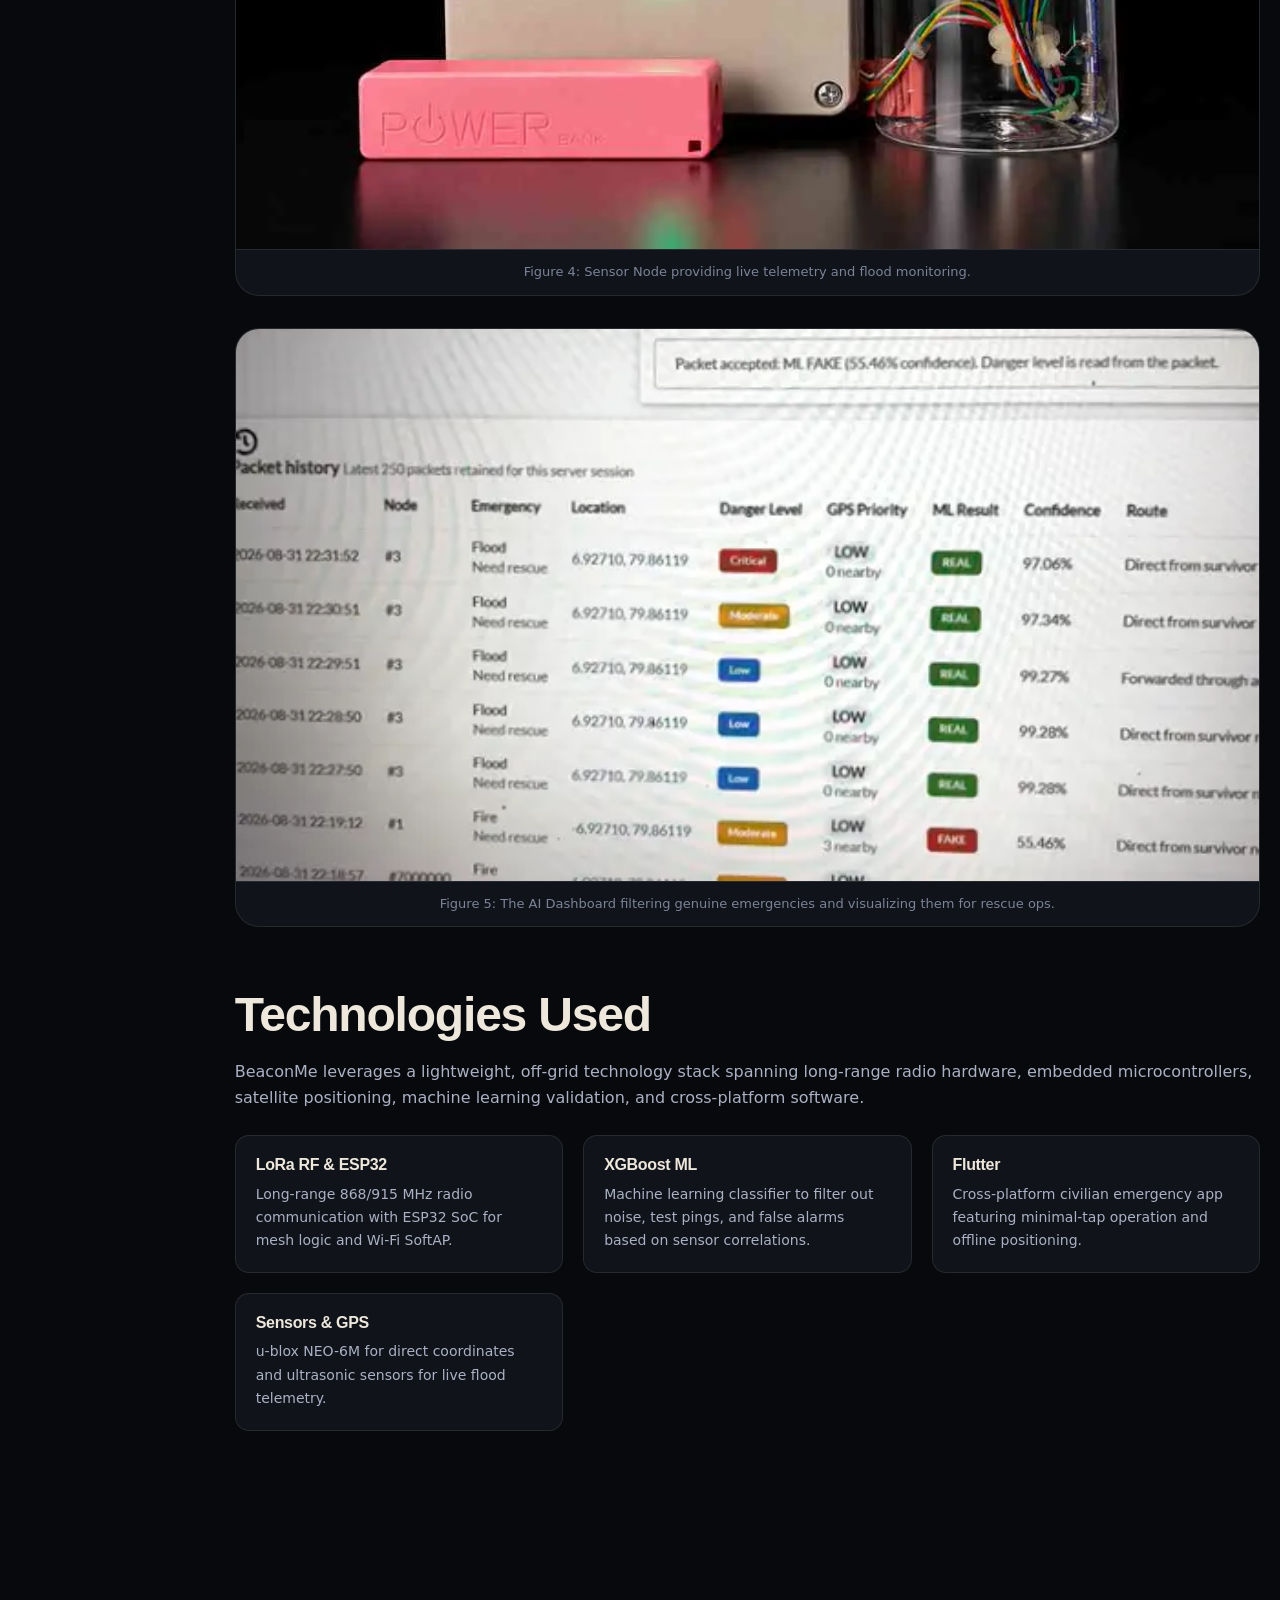
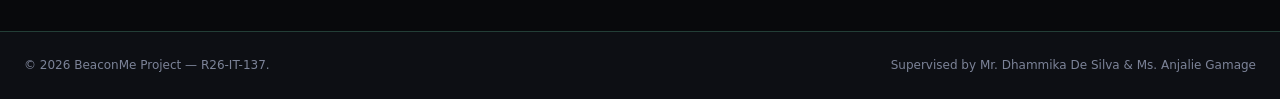
<file: domain.html>
<!DOCTYPE html>
<html lang="en">
<head>
    <meta charset="UTF-8">
    <meta name="viewport" content="width=device-width, initial-scale=1.0">
    <title>Domain & Literature | BeaconMe — R26-IT-137</title>
    <meta name="description" content="Research domain, literature survey, research gap, objectives, and methodology for the BeaconMe emergency communication system.">
    <link rel="stylesheet" href="assets/css/style.css">
    <link rel="icon" href="data:image/svg+xml,<svg xmlns=%22http://www.w3.org/2000/svg%22 viewBox=%220 0 100 100%22><text y=%22.9em%22 font-size=%2290%22>📡</text></svg>">
</head>
<body>
    <a href="#main-content" class="sr-only">Skip to content</a>

    <header class="menu-bar">
        <div class="menu-left">
            <a href="index.html" class="wordmark">BEACONME<span class="dot">.</span></a>
            <div class="breadcrumbs">
                <span>R26-IT-137</span>
                <span style="opacity:0.4">/</span>
                <span class="text-mint">Domain</span>
            </div>
        </div>
        <div class="menu-right">
            <div class="clock" id="nav-clock"></div>
            <a href="contact.html" class="pill-button outline">Contact</a>
        </div>
    </header>

    <main class="domain-layout container section-pad" id="main-content" style="padding-top: calc(var(--top-bar) + 40px);">
        <aside class="sidebar">
            <nav>
                <div class="label" style="padding:8px 16px;">Sections</div>
                <a href="#literature" class="spy-link active">Literature Survey</a>
                <a href="#gap" class="spy-link">Research Gap</a>
                <a href="#problem" class="spy-link">Research Problem</a>
                <a href="#objectives" class="spy-link">Objectives</a>
                <a href="#methodology" class="spy-link">Methodology</a>
                <a href="#technologies" class="spy-link">Technologies Used</a>
            </nav>
        </aside>

        <div style="flex-grow: 1;">
            <section id="literature" class="content-section" data-rev="0">
                <h2>Literature Survey</h2>
                <p style="margin-top:16px;">Existing research shows that standard communication infrastructure fails almost immediately during natural disasters. A 2017 study demonstrated the potential of LoRa for long-range, low-power communication, but primarily for automated sensor networks rather than human-initiated SOS signals. Other studies focus on deployable WiFi or satellite units, which are often too localized, expensive, or require internet backbones that are unavailable during catastrophic events.</p>
            </section>

            <section id="gap" class="content-section" data-rev="0">
                <h2>Research Gap</h2>
                <p style="margin-top:16px;margin-bottom:24px;">Current solutions either require an active mobile network or are purely automated sensors without a way for civilians to report their specific emergencies.</p>
                
                <div style="background:var(--ground-3); border:1px solid var(--hairline); padding:24px; border-radius:var(--radius-lg); margin-bottom: 24px;">
                    <h4 style="color:var(--muted);margin-bottom:16px;">Existing Systems</h4>
                    <ul style="color:var(--ink-2);margin-left:20px;margin-bottom:24px;">
                        <li>Require working smartphones</li>
                        <li>No priority sorting for SOS</li>
                        <li>Messages too large for efficient radio</li>
                        <li>Cannot filter out false alarms</li>
                    </ul>
                    <h4 style="color:var(--accent-teal);margin-bottom:16px;">Our Solution</h4>
                    <ul style="color:var(--ink);margin-left:20px;">
                        <li>Works with or without phones (Physical SOS button)</li>
                        <li>Three-tier priority classification (Critical, Emergency, Info)</li>
                        <li>Custom 19-byte data compression protocol</li>
                        <li>AI-driven genuine/false classification using sensor correlation</li>
                    </ul>
                </div>
            </section>

            <section id="problem" class="content-section" data-rev="0">
                <h2>Research Problem</h2>
                <p style="margin-top:16px;">How can we build a simple, affordable, portable device that allows disaster survivors to send their location and emergency details to rescue authorities — even when all phone networks, internet, and electricity are completely down — and that filters genuine signals from noise to optimize rescue operations?</p>
            </section>

            <section id="objectives" class="content-section" data-rev="0">
                <h2>Research Objectives</h2>
                <div style="margin-top:24px;background:var(--ground-3);border:1px solid var(--hairline);border-radius:var(--radius-lg);padding:clamp(20px,3vw,32px);">
                    <h3 style="margin-bottom:16px;color:var(--accent-amber);">Main Objective</h3>
                    <p style="margin-bottom:24px;">Implement a backup communicating network to be used when the main communication system is not available in a disaster situation, to save as much lives as possible.</p>
                    <h4 style="margin-bottom:16px;color:var(--ink);">Sub-objectives</h4>
                    <ul style="color:var(--ink-2);margin-left:20px;display:grid;gap:12px;">
                        <li>Create the communication network and relevant devices (Relay stations).</li>
                        <li>Implement the ability to send distress signals and current location using the portable RF transmitter.</li>
                        <li>Design and implement the data filtering AI model to identify genuine emergency signals and prioritize them.</li>
                        <li>Measure flood levels and inform it within the system to provide early warnings and correlate with SOS signals.</li>
                    </ul>
                </div>
            </section>

            <section id="methodology" class="content-section" data-rev="0">
                <h2>Methodology</h2>
                <p style="margin-top:16px;">Our project follows a Design Science Research (DSR) approach, organized into a multi-layer pipeline.</p>
                
                <figure class="image-captioned">
                    <img src="assets/images/IT22193636pic1_SurvivorNode.webp" alt="Survivor Node" loading="lazy" width="1200" height="800">
                    <figcaption>Figure 1: Signal Acquisition - The Portable Survivor Node sending distress signals over LoRa.</figcaption>
                </figure>
                
                <figure class="image-captioned">
                    <img src="assets/images/IT22149480pic1_ServerNode.webp" alt="Server Node" loading="lazy" width="1200" height="800">
                    <figcaption>Figure 2: The Server Node receiving mesh data and interfacing with the AI backend.</figcaption>
                </figure>
                
                <figure class="image-captioned">
                    <img src="assets/images/IT22149480pic2_ADHocUnit.webp" alt="Ad-Hoc Unit" loading="lazy" width="1200" height="800">
                    <figcaption>Figure 3: Ad-Hoc Relay Unit extending the mesh network coverage.</figcaption>
                </figure>
                
                <figure class="image-captioned">
                    <img src="assets/images/IT22138972pic1_SensorNode.webp" alt="Sensor Node" loading="lazy" width="1200" height="800">
                    <figcaption>Figure 4: Sensor Node providing live telemetry and flood monitoring.</figcaption>
                </figure>

                <figure class="image-captioned">
                    <img src="assets/images/IT22138972pic2_AIFilteringDashbord.webp" alt="AI Dashboard" loading="lazy" width="1200" height="800">
                    <figcaption>Figure 5: The AI Dashboard filtering genuine emergencies and visualizing them for rescue ops.</figcaption>
                </figure>
            </section>

            <section id="technologies" class="content-section" data-rev="0">
                <h2>Technologies Used</h2>
                <p style="margin-top:16px;color:var(--ink-2);margin-bottom:24px;">BeaconMe leverages a lightweight, off-grid technology stack spanning long-range radio hardware, embedded microcontrollers, satellite positioning, machine learning validation, and cross-platform software.</p>
                <div style="display: grid; grid-template-columns: repeat(auto-fit, minmax(250px, 1fr)); gap: 20px;">
                    <div style="background:var(--ground-3); border:1px solid var(--hairline); padding:20px; border-radius:var(--radius-md);">
                        <h3 style="font-size:16px; margin-bottom:8px;">LoRa RF & ESP32</h3>
                        <p style="font-size:14px;">Long-range 868/915 MHz radio communication with ESP32 SoC for mesh logic and Wi-Fi SoftAP.</p>
                    </div>
                    <div style="background:var(--ground-3); border:1px solid var(--hairline); padding:20px; border-radius:var(--radius-md);">
                        <h3 style="font-size:16px; margin-bottom:8px;">XGBoost ML</h3>
                        <p style="font-size:14px;">Machine learning classifier to filter out noise, test pings, and false alarms based on sensor correlations.</p>
                    </div>
                    <div style="background:var(--ground-3); border:1px solid var(--hairline); padding:20px; border-radius:var(--radius-md);">
                        <h3 style="font-size:16px; margin-bottom:8px;">Flutter</h3>
                        <p style="font-size:14px;">Cross-platform civilian emergency app featuring minimal-tap operation and offline positioning.</p>
                    </div>
                    <div style="background:var(--ground-3); border:1px solid var(--hairline); padding:20px; border-radius:var(--radius-md);">
                        <h3 style="font-size:16px; margin-bottom:8px;">Sensors & GPS</h3>
                        <p style="font-size:14px;">u-blox NEO-6M for direct coordinates and ultrasonic sensors for live flood telemetry.</p>
                    </div>
                </div>
            </section>
        </div>
    </main>
    <footer class="footer-mini">
        <span>© 2026 BeaconMe Project — R26-IT-137.</span>
        <span>Supervised by Mr. Dhammika De Silva & Ms. Anjalie Gamage</span>
    </footer>

    <!-- Bottom Dock Navigation -->
    <div class="dock-container">
        <div class="dock" role="toolbar" aria-label="Site navigation">
            <a href="index.html" class="dock-item" aria-label="Home">
                <div class="dock-icon"><svg viewBox="0 0 24 24"><path d="M3 9l9-7 9 7v11a2 2 0 0 1-2 2H5a2 2 0 0 1-2-2z"/><polyline points="9 22 9 12 15 12 15 22"/></svg></div>
                <div class="dock-tooltip">Home</div>
            </a>
            <a href="domain.html" class="dock-item active" aria-label="Domain">
                <div class="dock-icon"><svg viewBox="0 0 24 24"><circle cx="12" cy="12" r="10"/><line x1="2" y1="12" x2="22" y2="12"/><path d="M12 2a15.3 15.3 0 0 1 4 10 15.3 15.3 0 0 1-4 10 15.3 15.3 0 0 1-4-10 15.3 15.3 0 0 1 4-10z"/></svg></div>
                <div class="dock-tooltip">Domain</div>
            </a>
            <a href="milestones.html" class="dock-item" aria-label="Milestones">
                <div class="dock-icon"><svg viewBox="0 0 24 24"><circle cx="12" cy="12" r="10"/><polyline points="12 6 12 12 16 14"/></svg></div>
                <div class="dock-tooltip">Milestones</div>
            </a>
            <a href="documents.html" class="dock-item" aria-label="Documents">
                <div class="dock-icon"><svg viewBox="0 0 24 24"><path d="M14 2H6a2 2 0 0 0-2 2v16a2 2 0 0 0 2 2h12a2 2 0 0 0 2-2V8z"/><polyline points="14 2 14 8 20 8"/><line x1="16" y1="13" x2="8" y2="13"/><line x1="16" y1="17" x2="8" y2="17"/></svg></div>
                <div class="dock-tooltip">Documents</div>
            </a>
            <a href="slides.html" class="dock-item" aria-label="Slides">
                <div class="dock-icon"><svg viewBox="0 0 24 24"><rect x="2" y="3" width="20" height="14" rx="2" ry="2"/><line x1="8" y1="21" x2="16" y2="21"/><line x1="12" y1="17" x2="12" y2="21"/></svg></div>
                <div class="dock-tooltip">Slides</div>
            </a>
            <a href="about.html" class="dock-item" aria-label="About Us">
                <div class="dock-icon"><svg viewBox="0 0 24 24"><path d="M17 21v-2a4 4 0 0 0-4-4H5a4 4 0 0 0-4 4v2"/><circle cx="9" cy="7" r="4"/><path d="M23 21v-2a4 4 0 0 0-3-3.87"/><path d="M16 3.13a4 4 0 0 1 0 7.75"/></svg></div>
                <div class="dock-tooltip">About Us</div>
            </a>
            <a href="contact.html" class="dock-item" aria-label="Contact">
                <div class="dock-icon"><svg viewBox="0 0 24 24"><path d="M4 4h16c1.1 0 2 .9 2 2v12c0 1.1-.9 2-2 2H4c-1.1 0-2-.9-2-2V6c0-1.1.9-2 2-2z"/><polyline points="22,6 12,13 2,6"/></svg></div>
                <div class="dock-tooltip">Contact</div>
            </a>
        </div>
    </div>

    <script src="assets/js/main.js"></script>
    <script>
        // Scroll Spy
        const sections = document.querySelectorAll('.content-section');
        const links = document.querySelectorAll('.spy-link');
        window.addEventListener('scroll', () => {
            let current = '';
            sections.forEach(s => { if (scrollY >= s.offsetTop - 150) current = s.id; });
            links.forEach(l => {
                l.classList.toggle('active', l.getAttribute('href') === '#' + current);
            });
        });
    </script>
</body>
</html>
</file>
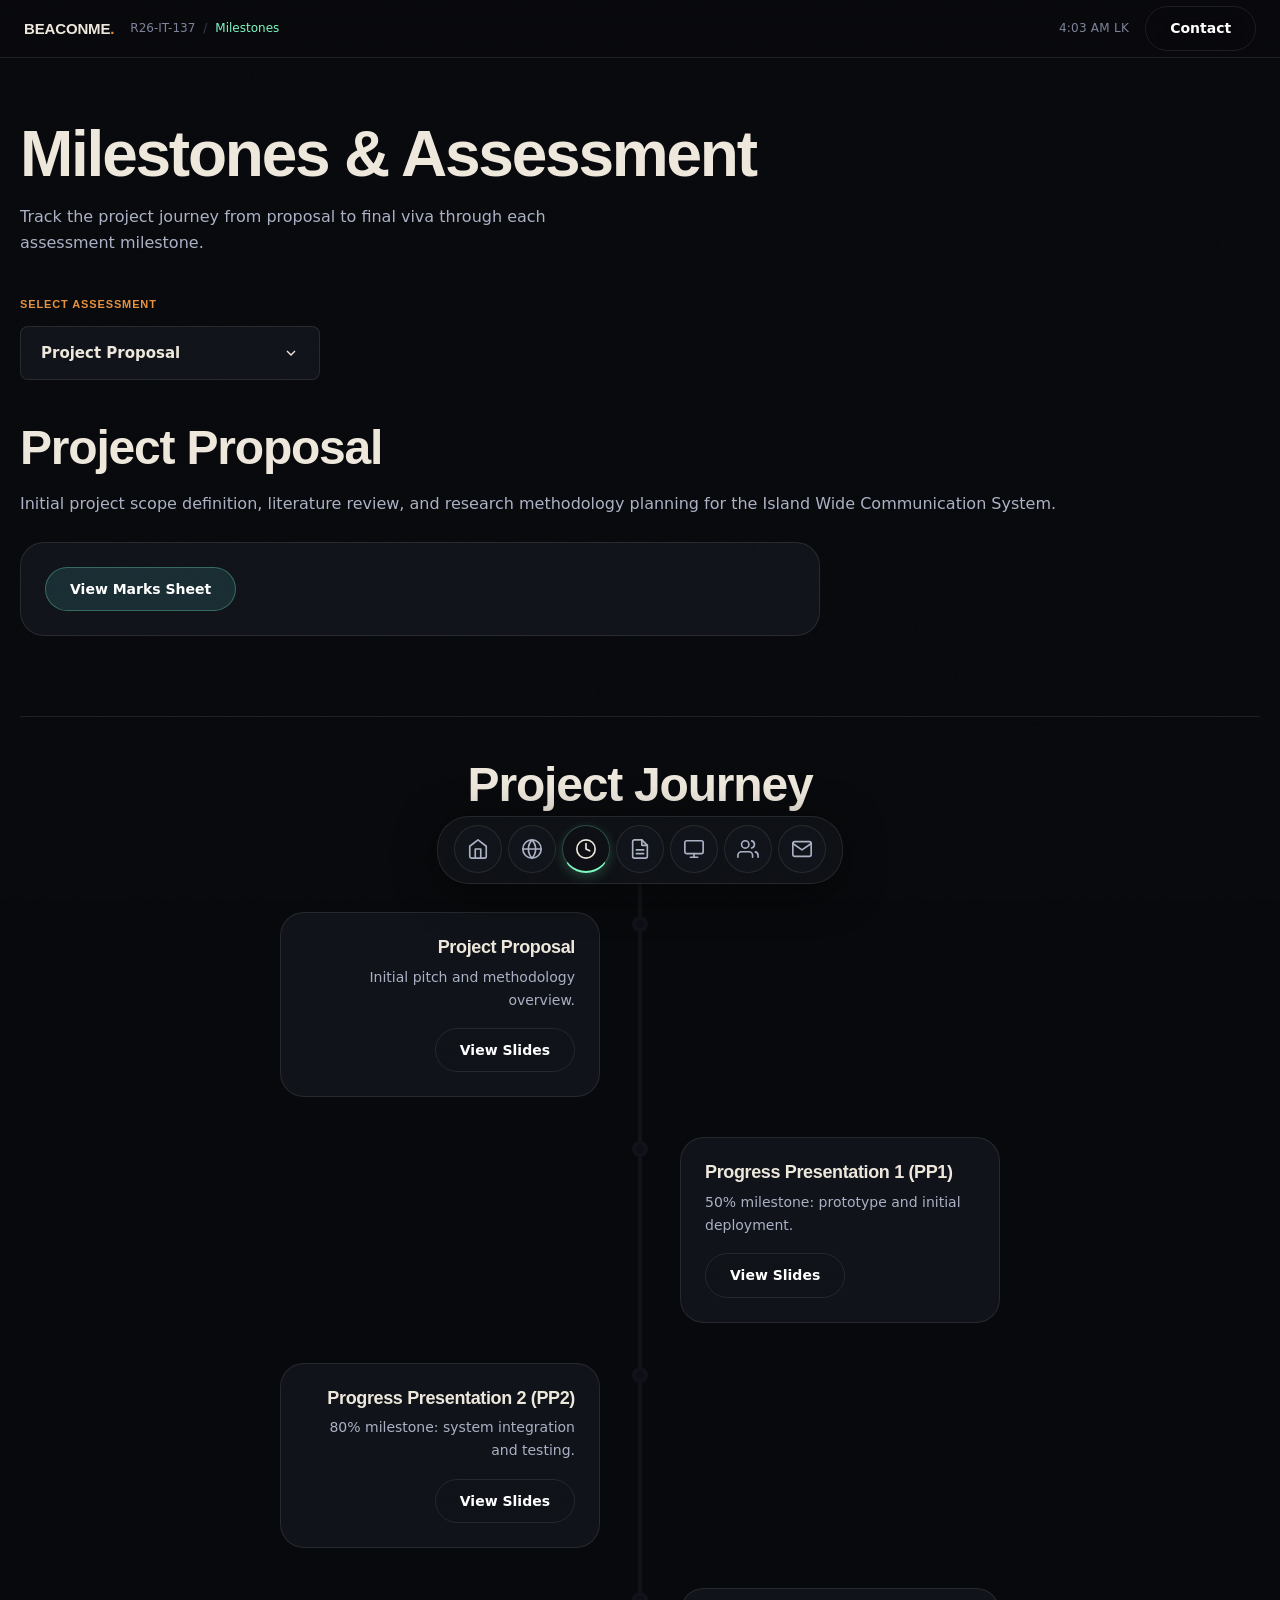
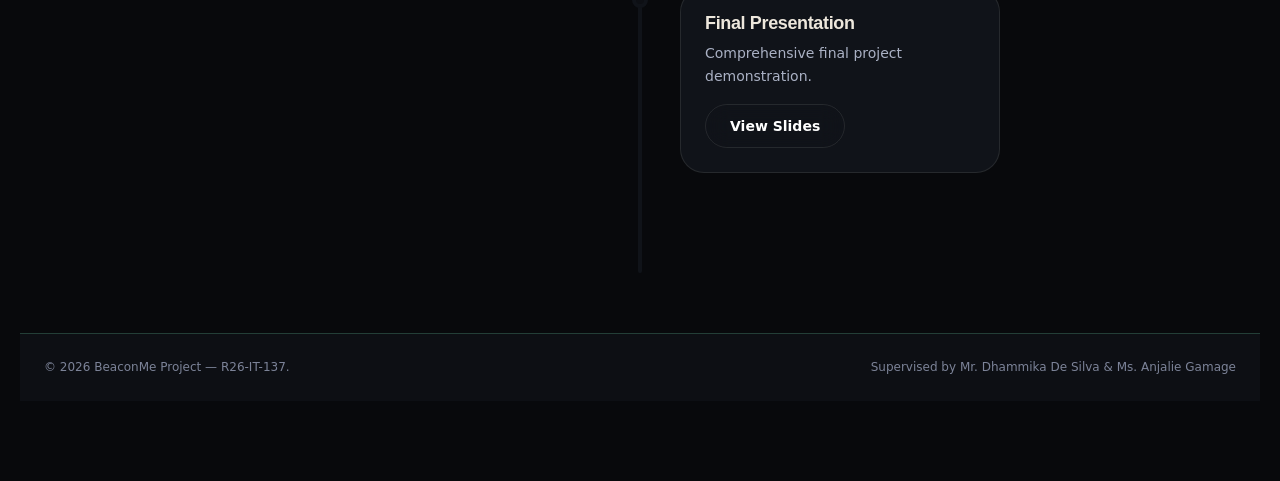
<file: milestones.html>
<!DOCTYPE html>
<html lang="en">
<head>
    <meta charset="UTF-8">
    <meta name="viewport" content="width=device-width, initial-scale=1.0">
    <title>Milestones & Marks | BeaconMe — R26-IT-137</title>
    <meta name="description" content="Project milestones, assessment timeline, and evaluation marks for the BeaconMe research project.">
    <link rel="stylesheet" href="assets/css/style.css">
    <link rel="icon" href="data:image/svg+xml,<svg xmlns=%22http://www.w3.org/2000/svg%22 viewBox=%220 0 100 100%22><text y=%22.9em%22 font-size=%2290%22>📡</text></svg>">
</head>
<body>
    <a href="#main-content" class="sr-only">Skip to content</a>

    <header class="menu-bar">
        <div class="menu-left">
            <a href="index.html" class="wordmark">BEACONME<span class="dot">.</span></a>
            <div class="breadcrumbs"><span>R26-IT-137</span><span style="opacity:0.4">/</span><span class="text-mint">Milestones</span></div>
        </div>
        <div class="menu-right">
            <div class="clock" id="nav-clock"></div>
            <a href="contact.html" class="pill-button outline">Contact</a>
        </div>
    </header>

    <main id="main-content" class="container section-pad" style="padding-top:calc(var(--top-bar) + 60px);">
        <div data-rev="0">
            <h1>Milestones & Assessment</h1>
            <p style="margin-top:12px;max-width:600px;">Track the project journey from proposal to final viva through each assessment milestone.</p>
        </div>

        <div style="margin-top:40px; position:relative; z-index:50;" data-rev="50">
            <div class="label" style="margin-bottom:12px;">Select Assessment</div>
            <div class="custom-dropdown" id="assessment-dropdown">
                <div class="dropdown-header">
                    <span class="selected-text">Project Proposal</span>
                    <svg viewBox="0 0 24 24" class="dropdown-arrow"><polyline points="6 9 12 15 18 9"></polyline></svg>
                </div>
                <ul class="dropdown-list">
                    <li class="dropdown-option active" data-value="proposal">Project Proposal</li>
                    <li class="dropdown-option" data-value="pp1">Progress Presentation 1</li>
                    <li class="dropdown-option" data-value="pp2">Progress Presentation 2</li>
                    <li class="dropdown-option" data-value="final">Final Assessment</li>
                    <li class="dropdown-option" data-value="viva">Viva</li>
                </ul>
            </div>
        </div>

        <!-- Assessment Details -->
        <div id="proposal" class="milestone-details active" style="margin-top:40px;">
            <h2>Project Proposal</h2>
            <p style="margin-top:16px; margin-bottom:24px;">Initial project scope definition, literature review, and research methodology planning for the Island Wide Communication System.</p>
            <div style="background:var(--ground-3); border:1px solid var(--hairline); border-radius:var(--radius-lg); padding:24px; max-width:800px;">
                <a href="https://mysliit-my.sharepoint.com/:i:/g/personal/it22138972_my_sliit_lk/IQB9ACZR66F3Q4qkZ7aYaGZtAXRTHmUHKmj5jR72nKDu-8E?e=avdGJ1" target="_blank" rel="noopener noreferrer" class="pill-button">View Marks Sheet</a>
            </div>
        </div>
        
        <div id="pp1" class="milestone-details" style="margin-top:40px;">
            <h2>Progress Presentation 1</h2>
            <p style="margin-top:16px; margin-bottom:24px;">50% completion checkpoint: initial prototype, LoRa node deployment, and basic mesh connectivity demonstration.</p>
            <div style="background:var(--ground-3); border:1px solid var(--hairline); border-radius:var(--radius-lg); padding:24px; max-width:800px;">
                <a href="https://mysliit-my.sharepoint.com/:i:/g/personal/it22138972_my_sliit_lk/IQAHKjLBHhDRTptPU7TdHiafAYK-sx-w5EOugaFISpQbt1Y?e=7yQ4HN" target="_blank" rel="noopener noreferrer" class="pill-button">View Marks Sheet</a>
            </div>
        </div>

        <div id="pp2" class="milestone-details" style="margin-top:40px;">
            <h2>Progress Presentation 2</h2>
            <p style="margin-top:16px; margin-bottom:24px;">80% completion: system integration, AI model training, mobile app, and cross-node communication optimization.</p>
            <div style="background:var(--ground-3); border:1px solid var(--hairline); border-radius:var(--radius-lg); padding:24px; max-width:800px;">
                <a href="https://mysliit-my.sharepoint.com/:i:/g/personal/it22138972_my_sliit_lk/IQDnuvQzwoluQKFohlujtvRXAX1GqrEqkzuGywRzjKNyW2Y?e=4FpHsC" target="_blank" rel="noopener noreferrer" class="pill-button">View Marks Sheet</a>
            </div>
        </div>

        <div id="final" class="milestone-details" style="margin-top:40px;">
            <h2>Final Assessment</h2>
            <p style="margin-top:16px; margin-bottom:24px;">Complete system demonstration with all fail-safes and real-time dashboard updates.</p>
            <div style="background:var(--ground-3); border:1px solid var(--hairline); border-radius:var(--radius-lg); padding:24px; max-width:800px;">
                <div style="display:flex; gap:16px; flex-wrap:wrap;">
                    <a href="https://mysliit-my.sharepoint.com/:f:/g/personal/it22138972_my_sliit_lk/IgDxzaoLjD2TRbRvdGLEgPepAciJDfXnUlYNkJ72iNSRKOc?e=XMM8eO" target="_blank" rel="noopener noreferrer" class="pill-button">View Final Assessment</a>
                    <a href="https://mysliit-my.sharepoint.com/:f:/g/personal/it22138972_my_sliit_lk/IgBVTew7WzEtT6Xy6U3n0mbuAVTDKidzikqjGbx447mFXJQ?e=rD2YU7" target="_blank" rel="noopener noreferrer" class="pill-button outline">View Presentation Marks</a>
                </div>
            </div>
        </div>

        <div id="viva" class="milestone-details" style="margin-top:40px;">
            <h2>Viva</h2>
            <p style="margin-top:16px; margin-bottom:24px;">Individual oral assessment covering specific contributions and technical implementation details.</p>
            <div style="background:var(--ground-3); border:1px solid var(--hairline); border-radius:var(--radius-lg); padding:24px; max-width:800px;">
                <a href="https://mysliit-my.sharepoint.com/:f:/g/personal/it22138972_my_sliit_lk/IgBz8Um_wU5-Q6lVNgPFzH2MAW-omRjl6bHc3WW6_EM7lYQ?e=8Rf8s7" target="_blank" rel="noopener noreferrer" class="pill-button">View Marks Sheet</a>
            </div>
        </div>

        <div style="margin-top: 80px; padding-top: 40px; border-top: 1px solid var(--hairline);" data-rev="0">
            <h2 style="text-align: center; margin-bottom: 40px;">Project Journey</h2>
            <div class="timeline-container">
                <div class="timeline-line">
                    <div class="timeline-progress"></div>
                </div>
                
                <div class="timeline-item left">
                    <div class="timeline-dot"></div>
                    <div class="timeline-content">
                        <h3>Project Proposal</h3>
                        <p>Initial pitch and methodology overview.</p>
                        <a href="https://mysliit-my.sharepoint.com/:p:/g/personal/it22138972_my_sliit_lk/IQCvmvHna2aoT5Mf1buuNZ_QAc6NyolKvdFverxx5iAnyUk?e=hgEzP3" target="_blank" rel="noopener noreferrer" class="pill-button outline">View Slides</a>
                    </div>
                </div>
                
                <div class="timeline-item right">
                    <div class="timeline-dot"></div>
                    <div class="timeline-content">
                        <h3>Progress Presentation 1 (PP1)</h3>
                        <p>50% milestone: prototype and initial deployment.</p>
                        <a href="https://mysliit-my.sharepoint.com/:p:/g/personal/it22138972_my_sliit_lk/IQDyumCjniJLTqlZaUP2CclwAdqgiQ-egObHObL9Z3pJjrw?e=I8kgb6" target="_blank" rel="noopener noreferrer" class="pill-button outline">View Slides</a>
                    </div>
                </div>
                
                <div class="timeline-item left">
                    <div class="timeline-dot"></div>
                    <div class="timeline-content">
                        <h3>Progress Presentation 2 (PP2)</h3>
                        <p>80% milestone: system integration and testing.</p>
                        <a href="https://mysliit-my.sharepoint.com/:p:/g/personal/it22138972_my_sliit_lk/IQDMy728OTGcTZKj83E4lpM7ASifZT0wKT3_SHEnwX5HQwo?e=yfSGJH" target="_blank" rel="noopener noreferrer" class="pill-button outline">View Slides</a>
                    </div>
                </div>
                
                <div class="timeline-item right">
                    <div class="timeline-dot"></div>
                    <div class="timeline-content">
                        <h3>Final Presentation</h3>
                        <p>Comprehensive final project demonstration.</p>
                        <a href="https://mysliit-my.sharepoint.com/:p:/g/personal/it22138972_my_sliit_lk/IQDQPhDwAc9rTZ8AqG1ZZJwjAQKF8pNCVPzknMdk0gFgL_E?e=f2wJcQ" target="_blank" rel="noopener noreferrer" class="pill-button outline">View Slides</a>
                    </div>
                </div>
            </div>
        </div>
        <footer class="footer-mini">
            <span>© 2026 BeaconMe Project — R26-IT-137.</span>
            <span>Supervised by Mr. Dhammika De Silva & Ms. Anjalie Gamage</span>
        </footer>
    </main>

    <!-- Bottom Dock Navigation -->
    <div class="dock-container">
        <div class="dock" role="toolbar" aria-label="Site navigation">
            <a href="index.html" class="dock-item" aria-label="Home">
                <div class="dock-icon"><svg viewBox="0 0 24 24"><path d="M3 9l9-7 9 7v11a2 2 0 0 1-2 2H5a2 2 0 0 1-2-2z"/><polyline points="9 22 9 12 15 12 15 22"/></svg></div>
                <div class="dock-tooltip">Home</div>
            </a>
            <a href="domain.html" class="dock-item" aria-label="Domain">
                <div class="dock-icon"><svg viewBox="0 0 24 24"><circle cx="12" cy="12" r="10"/><line x1="2" y1="12" x2="22" y2="12"/><path d="M12 2a15.3 15.3 0 0 1 4 10 15.3 15.3 0 0 1-4 10 15.3 15.3 0 0 1-4-10 15.3 15.3 0 0 1 4-10z"/></svg></div>
                <div class="dock-tooltip">Domain</div>
            </a>
            <a href="milestones.html" class="dock-item active" aria-label="Milestones">
                <div class="dock-icon"><svg viewBox="0 0 24 24"><circle cx="12" cy="12" r="10"/><polyline points="12 6 12 12 16 14"/></svg></div>
                <div class="dock-tooltip">Milestones</div>
            </a>
            <a href="documents.html" class="dock-item" aria-label="Documents">
                <div class="dock-icon"><svg viewBox="0 0 24 24"><path d="M14 2H6a2 2 0 0 0-2 2v16a2 2 0 0 0 2 2h12a2 2 0 0 0 2-2V8z"/><polyline points="14 2 14 8 20 8"/><line x1="16" y1="13" x2="8" y2="13"/><line x1="16" y1="17" x2="8" y2="17"/></svg></div>
                <div class="dock-tooltip">Documents</div>
            </a>
            <a href="slides.html" class="dock-item" aria-label="Slides">
                <div class="dock-icon"><svg viewBox="0 0 24 24"><rect x="2" y="3" width="20" height="14" rx="2" ry="2"/><line x1="8" y1="21" x2="16" y2="21"/><line x1="12" y1="17" x2="12" y2="21"/></svg></div>
                <div class="dock-tooltip">Slides</div>
            </a>
            <a href="about.html" class="dock-item" aria-label="About Us">
                <div class="dock-icon"><svg viewBox="0 0 24 24"><path d="M17 21v-2a4 4 0 0 0-4-4H5a4 4 0 0 0-4 4v2"/><circle cx="9" cy="7" r="4"/><path d="M23 21v-2a4 4 0 0 0-3-3.87"/><path d="M16 3.13a4 4 0 0 1 0 7.75"/></svg></div>
                <div class="dock-tooltip">About Us</div>
            </a>
            <a href="contact.html" class="dock-item" aria-label="Contact">
                <div class="dock-icon"><svg viewBox="0 0 24 24"><path d="M4 4h16c1.1 0 2 .9 2 2v12c0 1.1-.9 2-2 2H4c-1.1 0-2-.9-2-2V6c0-1.1.9-2 2-2z"/><polyline points="22,6 12,13 2,6"/></svg></div>
                <div class="dock-tooltip">Contact</div>
            </a>
        </div>
    </div>

    <script src="assets/js/main.js"></script>
    <script>
        // Custom Premium Dropdown Logic
        const dropdown = document.getElementById('assessment-dropdown');
        const header = dropdown.querySelector('.dropdown-header');
        const selectedText = dropdown.querySelector('.selected-text');
        const options = dropdown.querySelectorAll('.dropdown-option');

        header.addEventListener('click', (e) => {
            e.stopPropagation();
            dropdown.classList.toggle('open');
        });

        document.addEventListener('click', (e) => {
            if (!dropdown.contains(e.target)) {
                dropdown.classList.remove('open');
            }
        });

        options.forEach(option => {
            option.addEventListener('click', () => {
                options.forEach(opt => opt.classList.remove('active'));
                option.classList.add('active');
                selectedText.textContent = option.textContent;
                dropdown.classList.remove('open');
                
                const targetId = option.getAttribute('data-value');
                document.querySelectorAll('.milestone-details').forEach(d => d.classList.remove('active'));
                document.getElementById(targetId).classList.add('active');
            });
        });

        // Timeline Scroll Logic (Throttled with requestAnimationFrame)
        const timelineProgress = document.querySelector('.timeline-progress');
        const timelineItems = document.querySelectorAll('.timeline-item');
        const timelineContainer = document.querySelector('.timeline-container');
        let timelineTicking = false;

        const updateTimeline = () => {
            if (!timelineContainer) return;
            const rect = timelineContainer.getBoundingClientRect();
            const winHeight = window.innerHeight;
            
            // Calculate progress percentage
            let progress = 0;
            if (rect.top < winHeight / 2) {
                const totalScroll = rect.height;
                const scrolled = (winHeight / 2) - rect.top;
                progress = Math.min(100, Math.max(0, (scrolled / totalScroll) * 100));
            }
            if (timelineProgress) {
                timelineProgress.style.height = `${progress}%`;
            }
            
            timelineItems.forEach(item => {
                const itemRect = item.getBoundingClientRect();
                if (itemRect.top < winHeight / 2) {
                    item.classList.add('active');
                } else {
                    item.classList.remove('active');
                }
            });
            timelineTicking = false;
        };

        window.addEventListener('scroll', () => {
            if (!timelineTicking) {
                window.requestAnimationFrame(updateTimeline);
                timelineTicking = true;
            }
        }, { passive: true });

        // Initial run
        updateTimeline();
    </script>
</body>
</html>
</file>
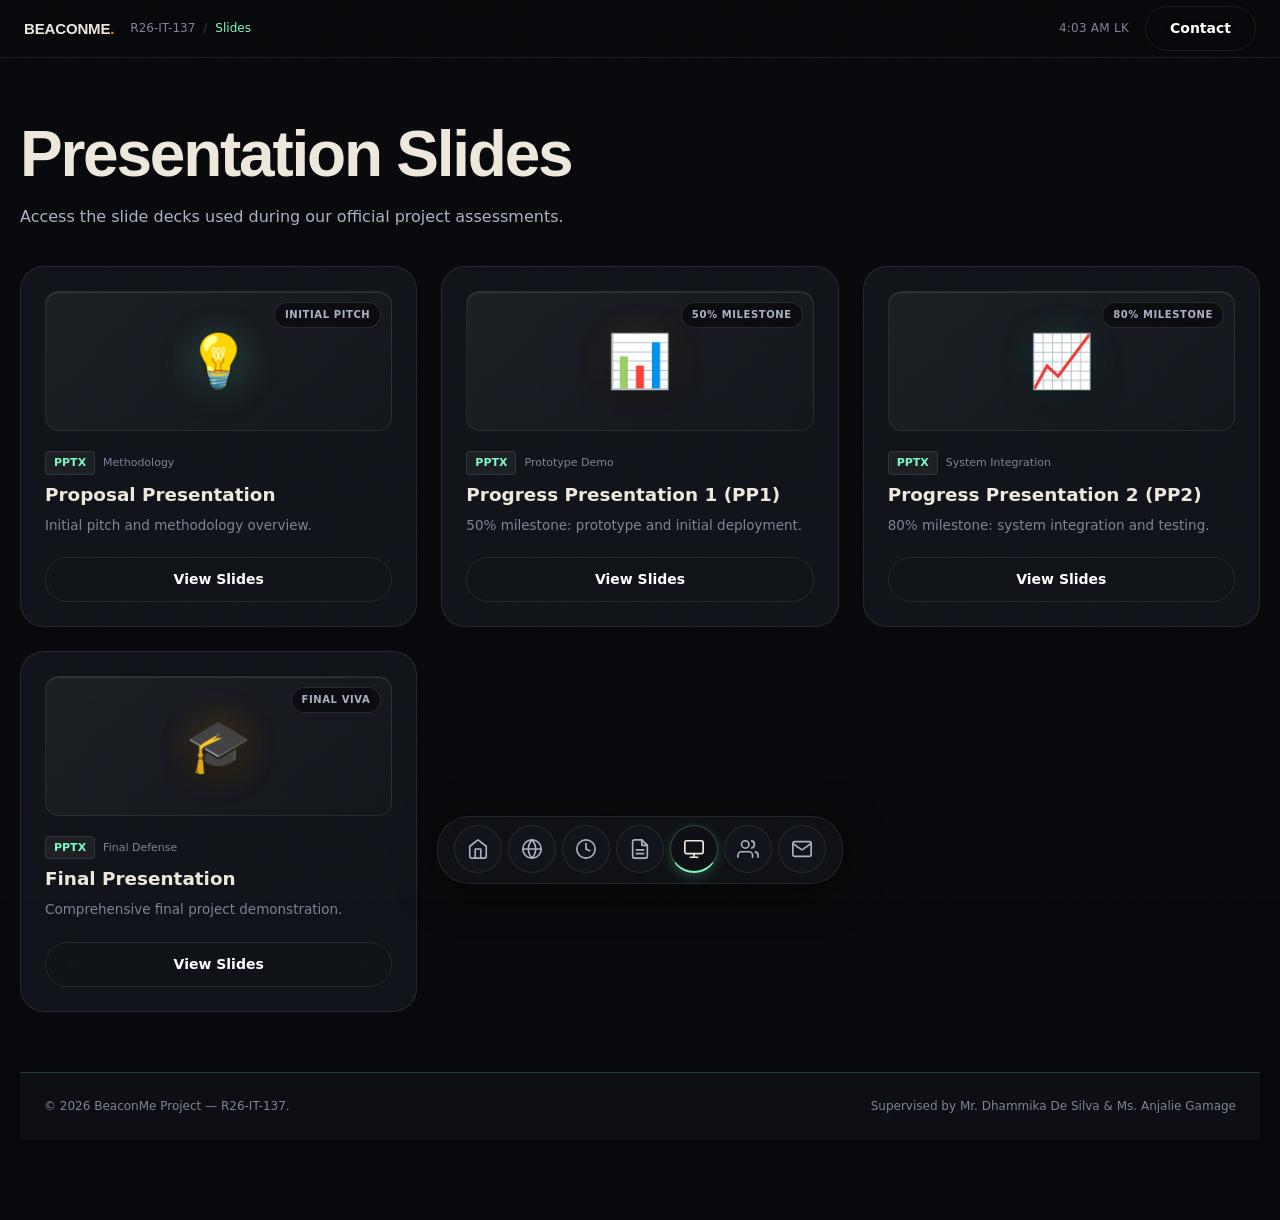
<file: slides.html>
<!DOCTYPE html>
<html lang="en">
<head>
    <meta charset="UTF-8">
    <meta name="viewport" content="width=device-width, initial-scale=1.0">
    <title>Presentations | BeaconMe — R26-IT-137</title>
    <meta name="description" content="Project presentation slides for BeaconMe.">
    <link rel="stylesheet" href="assets/css/style.css">
    <link rel="icon" href="data:image/svg+xml,<svg xmlns=%22http://www.w3.org/2000/svg%22 viewBox=%220 0 100 100%22><text y=%22.9em%22 font-size=%2290%22>📡</text></svg>">
</head>
<body>
    <a href="#main-content" class="sr-only">Skip to content</a>

    <header class="menu-bar">
        <div class="menu-left">
            <a href="index.html" class="wordmark">BEACONME<span class="dot">.</span></a>
            <div class="breadcrumbs"><span>R26-IT-137</span><span style="opacity:0.4">/</span><span class="text-mint">Slides</span></div>
        </div>
        <div class="menu-right">
            <div class="clock" id="nav-clock"></div>
            <a href="contact.html" class="pill-button outline">Contact</a>
        </div>
    </header>

    <main id="main-content" class="container section-pad" style="padding-top:calc(var(--top-bar) + 60px);">
        <div data-rev="0">
            <h1>Presentation Slides</h1>
            <p style="margin-top:12px;max-width:600px;">Access the slide decks used during our official project assessments.</p>
        </div>

        <div class="doc-grid">
            <div class="doc-card" data-rev="100">
                <div class="doc-thumb thumb-slide-proposal">
                    <span class="doc-badge">Initial Pitch</span>
                    <span class="doc-emoji" role="img" aria-label="Proposal Slide Deck">💡</span>
                </div>
                <div class="doc-meta">
                    <span class="doc-tag">PPTX</span>
                    <span>Methodology</span>
                </div>
                <div class="doc-title">Proposal Presentation</div>
                <div class="doc-desc">Initial pitch and methodology overview.</div>
                <a href="https://mysliit-my.sharepoint.com/:p:/g/personal/it22138972_my_sliit_lk/IQCvmvHna2aoT5Mf1buuNZ_QAc6NyolKvdFverxx5iAnyUk?e=hgEzP3" target="_blank" rel="noopener noreferrer" class="pill-button outline doc-action">View Slides</a>
            </div>

            <div class="doc-card" data-rev="200">
                <div class="doc-thumb thumb-slide-pp1">
                    <span class="doc-badge">50% Milestone</span>
                    <span class="doc-emoji" role="img" aria-label="Progress Presentation 1">📊</span>
                </div>
                <div class="doc-meta">
                    <span class="doc-tag">PPTX</span>
                    <span>Prototype Demo</span>
                </div>
                <div class="doc-title">Progress Presentation 1 (PP1)</div>
                <div class="doc-desc">50% milestone: prototype and initial deployment.</div>
                <a href="https://mysliit-my.sharepoint.com/:p:/g/personal/it22138972_my_sliit_lk/IQDyumCjniJLTqlZaUP2CclwAdqgiQ-egObHObL9Z3pJjrw?e=I8kgb6" target="_blank" rel="noopener noreferrer" class="pill-button outline doc-action">View Slides</a>
            </div>

            <div class="doc-card" data-rev="300">
                <div class="doc-thumb thumb-slide-pp2">
                    <span class="doc-badge">80% Milestone</span>
                    <span class="doc-emoji" role="img" aria-label="Progress Presentation 2">📈</span>
                </div>
                <div class="doc-meta">
                    <span class="doc-tag">PPTX</span>
                    <span>System Integration</span>
                </div>
                <div class="doc-title">Progress Presentation 2 (PP2)</div>
                <div class="doc-desc">80% milestone: system integration and testing.</div>
                <a href="https://mysliit-my.sharepoint.com/:p:/g/personal/it22138972_my_sliit_lk/IQDMy728OTGcTZKj83E4lpM7ASifZT0wKT3_SHEnwX5HQwo?e=yfSGJH" target="_blank" rel="noopener noreferrer" class="pill-button outline doc-action">View Slides</a>
            </div>

            <div class="doc-card" data-rev="400">
                <div class="doc-thumb thumb-slide-final">
                    <span class="doc-badge">Final Viva</span>
                    <span class="doc-emoji" role="img" aria-label="Final Presentation">🎓</span>
                </div>
                <div class="doc-meta">
                    <span class="doc-tag">PPTX</span>
                    <span>Final Defense</span>
                </div>
                <div class="doc-title">Final Presentation</div>
                <div class="doc-desc">Comprehensive final project demonstration.</div>
                <a href="https://mysliit-my.sharepoint.com/:p:/g/personal/it22138972_my_sliit_lk/IQDQPhDwAc9rTZ8AqG1ZZJwjAQKF8pNCVPzknMdk0gFgL_E?e=f2wJcQ" target="_blank" rel="noopener noreferrer" class="pill-button outline doc-action">View Slides</a>
            </div>
        </div>
        <footer class="footer-mini">
            <span>© 2026 BeaconMe Project — R26-IT-137.</span>
            <span>Supervised by Mr. Dhammika De Silva & Ms. Anjalie Gamage</span>
        </footer>
    </main>

    <!-- Bottom Dock Navigation -->
    <div class="dock-container">
        <div class="dock" role="toolbar" aria-label="Site navigation">
            <a href="index.html" class="dock-item" aria-label="Home">
                <div class="dock-icon"><svg viewBox="0 0 24 24"><path d="M3 9l9-7 9 7v11a2 2 0 0 1-2 2H5a2 2 0 0 1-2-2z"/><polyline points="9 22 9 12 15 12 15 22"/></svg></div>
                <div class="dock-tooltip">Home</div>
            </a>
            <a href="domain.html" class="dock-item" aria-label="Domain">
                <div class="dock-icon"><svg viewBox="0 0 24 24"><circle cx="12" cy="12" r="10"/><line x1="2" y1="12" x2="22" y2="12"/><path d="M12 2a15.3 15.3 0 0 1 4 10 15.3 15.3 0 0 1-4 10 15.3 15.3 0 0 1-4-10 15.3 15.3 0 0 1 4-10z"/></svg></div>
                <div class="dock-tooltip">Domain</div>
            </a>
            <a href="milestones.html" class="dock-item" aria-label="Milestones">
                <div class="dock-icon"><svg viewBox="0 0 24 24"><circle cx="12" cy="12" r="10"/><polyline points="12 6 12 12 16 14"/></svg></div>
                <div class="dock-tooltip">Milestones</div>
            </a>
            <a href="documents.html" class="dock-item" aria-label="Documents">
                <div class="dock-icon"><svg viewBox="0 0 24 24"><path d="M14 2H6a2 2 0 0 0-2 2v16a2 2 0 0 0 2 2h12a2 2 0 0 0 2-2V8z"/><polyline points="14 2 14 8 20 8"/><line x1="16" y1="13" x2="8" y2="13"/><line x1="16" y1="17" x2="8" y2="17"/></svg></div>
                <div class="dock-tooltip">Documents</div>
            </a>
            <a href="slides.html" class="dock-item active" aria-label="Slides">
                <div class="dock-icon"><svg viewBox="0 0 24 24"><rect x="2" y="3" width="20" height="14" rx="2" ry="2"/><line x1="8" y1="21" x2="16" y2="21"/><line x1="12" y1="17" x2="12" y2="21"/></svg></div>
                <div class="dock-tooltip">Slides</div>
            </a>
            <a href="about.html" class="dock-item" aria-label="About Us">
                <div class="dock-icon"><svg viewBox="0 0 24 24"><path d="M17 21v-2a4 4 0 0 0-4-4H5a4 4 0 0 0-4 4v2"/><circle cx="9" cy="7" r="4"/><path d="M23 21v-2a4 4 0 0 0-3-3.87"/><path d="M16 3.13a4 4 0 0 1 0 7.75"/></svg></div>
                <div class="dock-tooltip">About Us</div>
            </a>
            <a href="contact.html" class="dock-item" aria-label="Contact">
                <div class="dock-icon"><svg viewBox="0 0 24 24"><path d="M4 4h16c1.1 0 2 .9 2 2v12c0 1.1-.9 2-2 2H4c-1.1 0-2-.9-2-2V6c0-1.1.9-2 2-2z"/><polyline points="22,6 12,13 2,6"/></svg></div>
                <div class="dock-tooltip">Contact</div>
            </a>
        </div>
    </div>

    <script src="assets/js/main.js"></script>
</body>
</html>
</file>
<file: assets/css/style.css>
/* =========================================================
   R26-IT-137 — BeaconMe Website (Lean CSS)
   ========================================================= */

/* --- Fonts ------------------------------------------------ */
/* Using system-ui to stay under size limit while maintaining premium feel */

/* --- Design Tokens ---------------------------------------- */
:root {
  --ground:          #08090C;
  --ground-2:        #0D0F14;
  --ground-3:        #101319;
  --glacier:         #F2F4F1;
  --ink:             #EDE7DC;
  --ink-2:           #AAB1C4;
  --ink-3:           #7C8398;
  --muted:           #6C7378;
  --hairline:        rgba(237,231,220,0.10);
  --accent-mint:     #7DF9C0;
  --accent-mint-dim: #39E89A;
  --accent-amber:    #E8913C;
  --accent-teal:     #2E6B72;

  --font-display:    -apple-system, BlinkMacSystemFont, "Segoe UI", Roboto, Helvetica, Arial, sans-serif;
  --font-body:       system-ui, -apple-system, BlinkMacSystemFont, "Segoe UI", Roboto, Helvetica, Arial, sans-serif;

  --radius-sm:  8px;
  --radius-md:  14px;
  --radius-lg:  24px;
  --radius-xl:  32px;

  --top-bar:    58px;
  --ease-out:   cubic-bezier(0.16,1,0.3,1);
}

/* --- Reset ------------------------------------------------ */
*,*::before,*::after { box-sizing:border-box; margin:0; padding:0; }
html {
  font-family: var(--font-body);
  font-size: 16px;
  line-height: 1.6;
  color: var(--ink);
  background: var(--ground);
  scroll-behavior: smooth;
  -webkit-font-smoothing: antialiased;
  -moz-osx-font-smoothing: grayscale;
}
body {
  overflow-x: hidden;
  min-height: 100vh;
}
img { max-width: 100%; height: auto; }

/* --- Film Grain Overlay ----------------------------------- */
body::after {
  content:''; position:fixed; inset:0;
  pointer-events:none; z-index:9999;
  background-image:url("data:image/svg+xml,%3Csvg viewBox='0 0 256 256' xmlns='http://www.w3.org/2000/svg'%3E%3Cfilter id='n'%3E%3CfeTurbulence type='fractalNoise' baseFrequency='0.7' numOctaves='4' stitchTiles='stitch'/%3E%3C/filter%3E%3Crect width='100%25' height='100%25' filter='url(%23n)'/%3E%3C/svg%3E");
  opacity:0.04; mix-blend-mode:overlay;
}
@media (max-width: 768px) {
  body::after { display: none; }
}

/* --- Typography ------------------------------------------- */
h1,h2,h3,h4,h5,h6,.wordmark {
  font-family: var(--font-display);
  font-weight: 700; letter-spacing: -0.025em; line-height: 1.15; color: var(--ink);
}
h1 { font-size:clamp(2rem,5vw,4rem); font-weight:800; letter-spacing:-0.035em; }
h2 { font-size:clamp(1.5rem,4vw,3rem); font-weight:700; letter-spacing:-0.025em; }
h3 { font-size:clamp(1.25rem,3vw,2rem); font-weight:600; letter-spacing:-0.02em; }
p  { color:var(--ink-2); font-size:clamp(0.875rem,1.5vw,1rem); line-height: 1.65; }

.label {
  text-transform:uppercase; letter-spacing:0.08em; font-size:11px;
  font-weight:700; color:var(--accent-amber); font-family:var(--font-display);
}
.text-mint { color:var(--accent-mint); }
a { color:var(--ink); text-decoration:none; transition:color 0.2s; }
a:hover { color:var(--accent-amber); }
.sr-only { position:absolute;width:1px;height:1px;padding:0;margin:-1px;overflow:hidden;clip:rect(0,0,0,0);border:0; }
.text-center { text-align: center; }
.clock { font-size: 12px; color: var(--ink-3); font-variant-numeric: tabular-nums; letter-spacing: 0.02em; }

/* --- Layout ----------------------------------------------- */
.container { max-width:1240px; margin:0 auto; padding:0 clamp(1.25rem,4vw,4rem); }

/* --- Menu Bar --------------------------------------------- */
.menu-bar {
  position:fixed; top:0; left:0; right:0;
  height:var(--top-bar);
  display:flex; align-items:center; justify-content:space-between;
  padding:0 24px;
  background:rgba(8,9,12,0.75);
  backdrop-filter:blur(14px); -webkit-backdrop-filter:blur(14px);
  border-bottom:1px solid var(--hairline);
  z-index:1000; font-size:14px;
  transition: opacity 0.5s var(--ease-out), transform 0.5s var(--ease-out);
}
.menu-left, .menu-right { display:flex; align-items:center; gap:16px; }
.wordmark { font-size:15px; font-weight:700; letter-spacing:-0.01em; }
.wordmark .dot { color:var(--accent-amber); }
.breadcrumbs { display:flex; gap:8px; font-size:12px; color:var(--ink-3); }

/* Buttons */
.pill-button {
  display:inline-flex; align-items:center; justify-content:center;
  padding:10px 24px; border-radius:999px;
  font-size:14px; font-weight:600;
  border:1px solid rgba(255, 255, 255, 0.1);
  backdrop-filter:blur(12px); -webkit-backdrop-filter:blur(12px);
  cursor:pointer;
  transition:all 0.4s var(--ease-out); text-decoration:none;
  color:#fff !important; position:relative; z-index:1;
}
.pill-button:not(.orange):not(.outline), .pill-button.teal {
  background:rgba(46, 107, 114, 0.3); border-color:rgba(125, 249, 192, 0.3);
}
.pill-button:not(.orange):not(.outline):hover, .pill-button.teal:hover {
  background:rgba(46, 107, 114, 0.8); border-color:#7DF9C0;
  box-shadow: 0 0 15px rgba(125, 249, 192, 0.6), 0 0 30px rgba(46, 107, 114, 0.8);
  transform:translateY(-3px) scale(1.04); text-shadow:0 0 8px rgba(255, 255, 255, 0.8);
}
.pill-button.orange { background:rgba(232, 145, 60, 0.3); border-color:rgba(232, 145, 60, 0.4); }
.pill-button.orange:hover {
  background:rgba(232, 145, 60, 0.9); border-color:#FFC864;
  box-shadow: 0 0 15px rgba(255, 200, 100, 0.6), 0 0 30px rgba(232, 145, 60, 0.9);
  transform:translateY(-3px) scale(1.04); text-shadow:0 0 8px rgba(255, 255, 255, 0.8);
}
.pill-button.outline { background:transparent; border-color:var(--hairline); }
.pill-button.outline:hover {
  background:rgba(255, 255, 255, 0.05); border-color:var(--ink-2);
  box-shadow: 0 0 15px rgba(255, 255, 255, 0.1), 0 0 25px rgba(255, 255, 255, 0.15);
  transform:translateY(-3px) scale(1.04); text-shadow:0 0 8px rgba(255, 255, 255, 0.8);
}

/* --- Bottom Dock Navigation ------------------------------- */
.dock-container {
  position:fixed; bottom:16px; left:50%;
  transform:translateX(-50%) translateY(0); z-index:1000;
  transition: opacity 0.5s var(--ease-out), transform 0.5s var(--ease-out);
}
body.idle .menu-bar {
  opacity: 0; pointer-events: none; transform: translateY(-20px);
}
body.idle .dock-container {
  opacity: 0; pointer-events: none; transform: translateX(-50%) translateY(20px);
}
.dock {
  display:flex; align-items:flex-end; gap:6px;
  padding:8px 16px 10px; background:rgba(16,19,25,0.75);
  backdrop-filter:blur(16px); -webkit-backdrop-filter:blur(16px);
  border:1px solid var(--hairline); border-radius:var(--radius-xl);
  box-shadow:0 8px 40px rgba(0,0,0,0.5);
}
.dock-item {
  display:flex; align-items:center; justify-content:center;
  width:48px; height:48px; border-radius:50%; background:var(--ground-3);
  border:1px solid var(--hairline); cursor:pointer; position:relative;
  transition:transform 0.2s cubic-bezier(0.34, 1.56, 0.64, 1), background 0.2s, border-color 0.2s, box-shadow 0.2s;
  color:var(--ink-2); text-decoration:none;
}
.dock-item:hover { transform: translateY(-4px) scale(1.08); background:var(--ground-2); border-color:rgba(125,249,192,0.3); color:var(--ink); }
.dock-item:active { transform: translateY(-1px) scale(1.02); }
.dock-item.active { background:var(--ground-2); border-color:rgba(125,249,192,0.25); color:var(--ink); border-bottom:2px solid var(--accent-mint); box-shadow: 0 4px 12px rgba(125,249,192,0.2); }
.dock-icon { width:22px; height:22px; display:flex; align-items:center; justify-content:center; }
.dock-icon svg { width:100%; height:100%; fill:none; stroke:currentColor; stroke-width:1.8; stroke-linecap:round; stroke-linejoin:round; }
.dock-tooltip {
  position:absolute; bottom:calc(100% + 10px); left:50%; transform:translateX(-50%) translateY(4px);
  background:var(--ground-3); color:var(--ink); padding:4px 10px; border-radius:6px;
  font-size:11px; font-weight:500; white-space:nowrap; border:1px solid var(--hairline);
  opacity:0; pointer-events:none; transition:opacity 0.2s, transform 0.2s;
}
.dock-item:hover .dock-tooltip { opacity:1; transform:translateX(-50%) translateY(0); }
.dock-divider { width:1px; height:28px; background:var(--hairline); margin:0 4px; align-self:center; }

/* --- Footer --------------------------------------------- */
.footer-strip {
  border-top:1px solid var(--hairline);
  padding:24px clamp(1rem,4vw,4rem);
  display:flex; justify-content:space-between; align-items:center;
  font-size:12px; color:var(--ink-3); margin-top:60px;
}

/* --- Hero & General Sections ------------------------------ */
.hero-section {
  text-align: center; padding: calc(var(--top-bar) + 80px) 20px 80px; position: relative; overflow: hidden;
}
.hero-product-logo {
  width: clamp(80px, 15vw, 120px); border-radius: var(--radius-lg); margin-bottom: 24px; box-shadow: 0 8px 32px rgba(0,0,0,0.4);
}
.hero-bg {
  position: absolute; inset: 0; z-index: -1; opacity: 0.15;
  mask-image: linear-gradient(to bottom, black 50%, transparent 100%);
  -webkit-mask-image: linear-gradient(to bottom, black 50%, transparent 100%);
}
.hero-bg .slide {
  position: absolute; inset: 0;
  background-size: cover; background-position: center;
  opacity: 0;
  animation: heroSlideshow 10s infinite;
}
.hero-bg .slide:nth-child(1) { animation-delay: 0s; }
.hero-bg .slide:nth-child(2) { animation-delay: 2s; }
.hero-bg .slide:nth-child(3) { animation-delay: 4s; }
.hero-bg .slide:nth-child(4) { animation-delay: 6s; }
.hero-bg .slide:nth-child(5) { animation-delay: 8s; }

@keyframes heroSlideshow {
  0% { opacity: 0; transform: scale(1.05); }
  5% { opacity: 1; transform: scale(1); }
  20% { opacity: 1; transform: scale(1); }
  25% { opacity: 0; transform: scale(0.95); }
  100% { opacity: 0; transform: scale(0.95); }
}
.section-pad { padding: clamp(40px, 8vw, 80px) 0; }

/* Teams / Grids */
.team-grid {
  display: grid; grid-template-columns: repeat(auto-fit, minmax(280px, 1fr)); gap: 24px;
}
.team-member-card {
  background: var(--ground-3); border: 1px solid var(--hairline); border-radius: var(--radius-lg);
  padding: 24px; text-align: center; transition: transform 0.3s var(--ease-out), border-color 0.3s;
}
.team-member-card:hover { transform: translateY(-4px); border-color: rgba(125,249,192,0.4); }
.member-image-wrapper { width: 120px; height: 120px; margin: 0 auto 16px; border-radius: 50%; overflow: hidden; border: 2px solid var(--hairline); }
.member-image-wrapper img { width: 100%; height: 100%; object-fit: cover; }
.role { font-size: 12px; color: var(--accent-mint); text-transform: uppercase; font-weight: 700; margin-bottom: 8px; }
.name { font-size: 1.25rem; font-weight: 700; margin-bottom: 4px; }
.id-badge { font-size: 11px; color: var(--ink-3); background: rgba(255,255,255,0.05); padding: 4px 10px; border-radius: 999px; display: inline-block; }

/* Domain Page sidebar & content */
.domain-layout {
  display: flex; gap: 40px; align-items: flex-start;
}
.sidebar {
  width: 240px; position: sticky; top: calc(var(--top-bar) + 40px);
  background: var(--ground-3); padding: 24px; border-radius: var(--radius-lg); border: 1px solid var(--hairline);
}
@media (max-width: 900px) { .domain-layout { flex-direction: column; } .sidebar { width: 100%; position: static; } }
.spy-link { display: block; padding: 8px 16px; font-size: 14px; color: var(--ink-2); border-left: 2px solid transparent; transition: all 0.2s; }
.spy-link:hover, .spy-link.active { color: var(--accent-mint); border-left-color: var(--accent-mint); background: rgba(125,249,192,0.05); }
.content-section { margin-bottom: 60px; scroll-margin-top: 100px; }
.image-captioned {
  margin: 32px 0; border: 1px solid var(--hairline); border-radius: var(--radius-lg); background: var(--ground-3); overflow: hidden;
}
.image-captioned img { width: 100%; height: auto; display: block; border-bottom: 1px solid var(--hairline); }
.image-captioned figcaption { padding: 12px 16px; font-size: 13px; color: var(--ink-3); text-align: center; }

/* Custom Dropdown (Milestones) */
.custom-dropdown {
  position: relative; width: 300px; background: var(--ground-3); border: 1px solid var(--hairline); border-radius: var(--radius-sm);
  cursor: pointer; user-select: none; z-index: 50; transition: border-color 0.2s;
}
.custom-dropdown.open { border-color: var(--accent-mint); }
.dropdown-header { padding: 14px 20px; display: flex; justify-content: space-between; align-items: center; font-weight: 600; font-size: 15px; }
.dropdown-arrow { width: 16px; height: 16px; fill: none; stroke: currentColor; stroke-width: 2; transition: transform 0.2s; }
.custom-dropdown.open .dropdown-arrow { transform: rotate(180deg); }
.dropdown-list {
  position: absolute; top: calc(100% + 4px); left: 0; right: 0; background: var(--ground-3); border: 1px solid var(--hairline);
  border-radius: var(--radius-sm); display: none; flex-direction: column; box-shadow: 0 10px 30px rgba(0,0,0,0.5); overflow: hidden; list-style: none;
}
.custom-dropdown.open .dropdown-list { display: flex; }
.dropdown-option { padding: 12px 20px; font-size: 14px; color: var(--ink-2); transition: background 0.2s, color 0.2s; }
.dropdown-option:hover, .dropdown-option.active { background: rgba(125,249,192,0.1); color: var(--accent-mint); }

.milestone-details { display: none; animation: fadeIn 0.4s var(--ease-out); }
.milestone-details.active { display: block; }
@keyframes fadeIn { from { opacity: 0; transform: translateY(10px); } to { opacity: 1; transform: translateY(0); } }

/* Cards for Documents / Slides */
.doc-grid {
  display: grid;
  grid-template-columns: repeat(auto-fit, minmax(300px, 1fr));
  gap: 24px;
  margin-top: 36px;
}
.doc-card {
  background: var(--ground-3);
  border: 1px solid var(--hairline);
  border-radius: var(--radius-lg);
  padding: 24px;
  display: flex;
  flex-direction: column;
  position: relative;
  overflow: hidden;
  transition: transform 0.3s var(--ease-out), border-color 0.3s var(--ease-out), box-shadow 0.3s var(--ease-out);
}
.doc-card:hover {
  transform: translateY(-5px);
  border-color: rgba(125,249,192,0.35);
  box-shadow: 0 16px 36px rgba(0,0,0,0.4), 0 0 24px rgba(125,249,192,0.1);
}
.doc-thumb {
  width: 100%;
  height: 140px;
  border-radius: var(--radius-md);
  display: flex;
  align-items: center;
  justify-content: center;
  position: relative;
  overflow: hidden;
  margin-bottom: 20px;
  background: linear-gradient(135deg, rgba(255,255,255,0.05) 0%, rgba(255,255,255,0.01) 100%);
  border: 1px solid rgba(255,255,255,0.08);
  box-shadow: inset 0 1px 0 rgba(255,255,255,0.1);
  transition: border-color 0.3s var(--ease-out), box-shadow 0.3s var(--ease-out);
}
.doc-thumb::before {
  content: '';
  position: absolute;
  width: 80px;
  height: 80px;
  border-radius: 50%;
  background: radial-gradient(circle, var(--thumb-glow, rgba(125,249,192,0.35)) 0%, transparent 70%);
  filter: blur(16px);
  opacity: 0.75;
  pointer-events: none;
  transition: opacity 0.35s var(--ease-out), transform 0.35s var(--ease-out);
}
.doc-card:hover .doc-thumb::before {
  opacity: 1;
  transform: scale(1.3);
}
.doc-card:hover .doc-thumb {
  border-color: rgba(255,255,255,0.18);
  box-shadow: inset 0 1px 0 rgba(255,255,255,0.2), 0 8px 24px rgba(0,0,0,0.3);
}
/* Thumbnail type tints */
.thumb-taf { --thumb-glow: rgba(125, 249, 192, 0.45); }
.thumb-proposal-dasun { --thumb-glow: rgba(232, 145, 60, 0.45); }
.thumb-proposal-kulmin { --thumb-glow: rgba(57, 232, 220, 0.45); }
.thumb-proposal-visal { --thumb-glow: rgba(99, 149, 255, 0.45); }
.thumb-video { --thumb-glow: rgba(255, 99, 132, 0.45); }
.thumb-charter { --thumb-glow: rgba(251, 191, 36, 0.45); }
.thumb-logbook { --thumb-glow: rgba(16, 185, 129, 0.45); }
.thumb-checklist { --thumb-glow: rgba(168, 85, 247, 0.45); }
.thumb-final { --thumb-glow: rgba(245, 158, 11, 0.45); }
.thumb-gallery { --thumb-glow: rgba(236, 72, 153, 0.45); }
.thumb-slide-proposal { --thumb-glow: rgba(125, 249, 192, 0.45); }
.thumb-slide-pp1 { --thumb-glow: rgba(232, 145, 60, 0.45); }
.thumb-slide-pp2 { --thumb-glow: rgba(57, 232, 220, 0.45); }
.thumb-slide-final { --thumb-glow: rgba(245, 158, 11, 0.45); }

.doc-emoji {
  font-size: 52px;
  line-height: 1;
  z-index: 2;
  display: flex;
  align-items: center;
  justify-content: center;
  filter: drop-shadow(0 6px 14px rgba(0,0,0,0.5));
  transition: transform 0.3s cubic-bezier(0.34, 1.56, 0.64, 1);
  user-select: none;
}
.doc-card:hover .doc-emoji {
  transform: scale(1.16) translateY(-2px);
}
.doc-badge {
  position: absolute;
  top: 10px;
  right: 10px;
  font-size: 10px;
  font-weight: 700;
  text-transform: uppercase;
  letter-spacing: 0.06em;
  padding: 4px 10px;
  border-radius: 999px;
  background: rgba(8, 9, 12, 0.75);
  backdrop-filter: blur(8px);
  -webkit-backdrop-filter: blur(8px);
  border: 1px solid rgba(255, 255, 255, 0.12);
  color: var(--ink-2);
  z-index: 3;
}
.doc-meta {
  display: flex;
  align-items: center;
  gap: 8px;
  font-size: 11px;
  color: var(--ink-3);
  margin-bottom: 8px;
}
.doc-tag {
  background: rgba(255,255,255,0.05);
  border: 1px solid var(--hairline);
  padding: 2px 8px;
  border-radius: 4px;
  font-weight: 600;
  color: var(--accent-mint);
}
.doc-title {
  font-size: 1.15rem;
  font-weight: 700;
  margin-bottom: 8px;
  color: var(--ink);
  line-height: 1.3;
}
.doc-desc {
  font-size: 13.5px;
  color: var(--ink-3);
  margin-bottom: 22px;
  flex-grow: 1;
  line-height: 1.55;
}
.doc-action {
  width: 100%;
  text-align: center;
  margin-top: auto;
}
.doc-icon {
  font-size: 32px;
  margin-bottom: 16px;
}
.coming-soon {
  background: rgba(255,255,255,0.05);
  color: var(--ink-3);
  padding: 8px 16px;
  border-radius: 999px;
  text-align: center;
  font-size: 13px;
  font-weight: 600;
  cursor: not-allowed;
}

/* Contact Form */
.contact-form {
  background: var(--ground-3); border: 1px solid var(--hairline); padding: 32px; border-radius: var(--radius-lg); max-width: 600px; margin: 0 auto;
}
.form-group { margin-bottom: 20px; }
.form-group label { display: block; font-size: 13px; font-weight: 600; margin-bottom: 8px; color: var(--ink-2); }
.form-group input, .form-group textarea {
  width: 100%; padding: 12px 16px; background: rgba(255,255,255,0.02); border: 1px solid var(--hairline);
  border-radius: var(--radius-sm); color: var(--ink); font-family: var(--font-body); font-size: 15px; outline: none; transition: border-color 0.2s;
}
.form-group input:focus, .form-group textarea:focus { border-color: var(--accent-amber); }
.form-group textarea { resize: vertical; min-height: 120px; }

/* Lightbox */
.lightbox {
  position:fixed; inset:0; background:rgba(8,9,12,0.92); backdrop-filter:blur(16px); z-index:10000;
  display:flex; align-items:center; justify-content:center; opacity:0; pointer-events:none; transition:opacity 0.3s; cursor:zoom-out;
}
.lightbox.active { opacity:1; pointer-events:auto; }
.lightbox img { max-width:92vw; max-height:90vh; border-radius:var(--radius-md); box-shadow:0 32px 80px rgba(0,0,0,0.6); transform:scale(0.92); transition:transform 0.4s var(--ease-out); }
.lightbox.active img { transform:scale(1); }

/* --- Timeline --------------------------------------------- */
.timeline-container {
  position: relative;
  max-width: 800px;
  margin: 0 auto;
  padding: 40px 0;
  padding-bottom: 80px;
}
.timeline-line {
  position: absolute;
  left: 50%;
  top: 0;
  bottom: 0;
  width: 4px;
  background: var(--ground-3);
  transform: translateX(-50%);
  border-radius: 4px;
  overflow: hidden;
}
.timeline-progress {
  position: absolute;
  top: 0;
  left: 0;
  width: 100%;
  height: 0%;
  background: var(--accent-amber);
  box-shadow: 0 0 15px rgba(232, 145, 60, 0.8);
}
.timeline-item {
  position: relative;
  width: 50%;
  padding: 20px 40px;
  box-sizing: border-box;
}
.timeline-item.left { left: 0; text-align: right; }
.timeline-item.right { left: 50%; text-align: left; }
.timeline-dot {
  position: absolute;
  top: 24px;
  width: 16px;
  height: 16px;
  border-radius: 50%;
  background: var(--ground-2);
  border: 4px solid var(--ground-3);
  z-index: 2;
  transition: all 0.3s ease;
}
.timeline-item.active .timeline-dot {
  background: var(--accent-amber);
  border-color: rgba(232, 145, 60, 0.4);
  box-shadow: 0 0 10px rgba(232, 145, 60, 0.6);
}
.timeline-item.left .timeline-dot { right: -8px; }
.timeline-item.right .timeline-dot { left: -8px; }
.timeline-content {
  background: var(--ground-3);
  border: 1px solid var(--hairline);
  padding: 24px;
  border-radius: var(--radius-lg);
  transition: transform 0.3s ease;
}
.timeline-item:hover .timeline-content {
  transform: translateY(-5px);
  border-color: rgba(232, 145, 60, 0.4);
}
.timeline-content h3 { font-size: 18px; margin-bottom: 8px; }
.timeline-content p { font-size: 14px; margin-bottom: 16px; }

@media (max-width: 768px) {
  .timeline-line { left: 24px; }
  .timeline-item { width: 100%; padding-left: 64px; padding-right: 0; text-align: left; left: 0; }
  .timeline-item.left .timeline-dot, .timeline-item.right .timeline-dot { left: 16px; right: auto; }
}

/* --- Premium Footer --------------------------------------- */
.site-footer {
  border-top: 1px solid rgba(125, 249, 192, 0.2);
  padding: 40px 24px 24px;
  background: var(--ground-2);
  margin-top: 60px;
}
.footer-content {
  max-width: 1000px; margin: 0 auto;
  display: grid; grid-template-columns: repeat(auto-fit, minmax(250px, 1fr));
  gap: 40px; margin-bottom: 30px; text-align: left;
}
.footer-brand p { font-size: 13px; color: var(--ink-3); margin-top: 12px; max-width: 280px; }
.footer-links p { font-size: 13px; color: var(--ink-2); margin-bottom: 8px; }
.footer-actions { display: flex; gap: 12px; align-items: flex-start; flex-wrap: wrap; }
.footer-bottom {
  max-width: 1000px; margin: 0 auto;
  padding-top: 20px; border-top: 1px solid rgba(255, 255, 255, 0.05);
  display: flex; justify-content: space-between; flex-wrap: wrap; gap: 16px;
  font-size: 12px; color: var(--ink-3);
}
@media (max-width: 768px) {
  .footer-bottom { flex-direction: column; text-align: center; }
  .footer-content { text-align: center; }
  .footer-actions { justify-content: center; }
  .footer-brand p { margin: 12px auto 0; }
}

.footer-mini {
  border-top: 1px solid rgba(125, 249, 192, 0.2);
  padding: 24px;
  background: var(--ground-2);
  margin-top: 60px;
  display: flex;
  justify-content: space-between;
  align-items: center;
  font-size: 12px;
  color: var(--ink-3);
  text-align: center;
  flex-wrap: wrap;
  gap: 12px;
}
@media (max-width: 600px) {
  .footer-mini { flex-direction: column; }
}

/* --- Accessibility: Focus States & Reduced Motion -------- */
:focus-visible {
  outline: 2px solid var(--accent-mint);
  outline-offset: 3px;
}

@media (prefers-reduced-motion: reduce) {
  *, *::before, *::after {
    animation-duration: 0.01ms !important;
    animation-iteration-count: 1 !important;
    transition-duration: 0.01ms !important;
    scroll-behavior: auto !important;
  }
  .slide {
    animation: none !important;
    opacity: 0 !important;
  }
  .slide:first-child {
    opacity: 1 !important;
  }
  .timeline-progress {
    transition: none !important;
  }
}
</file>
